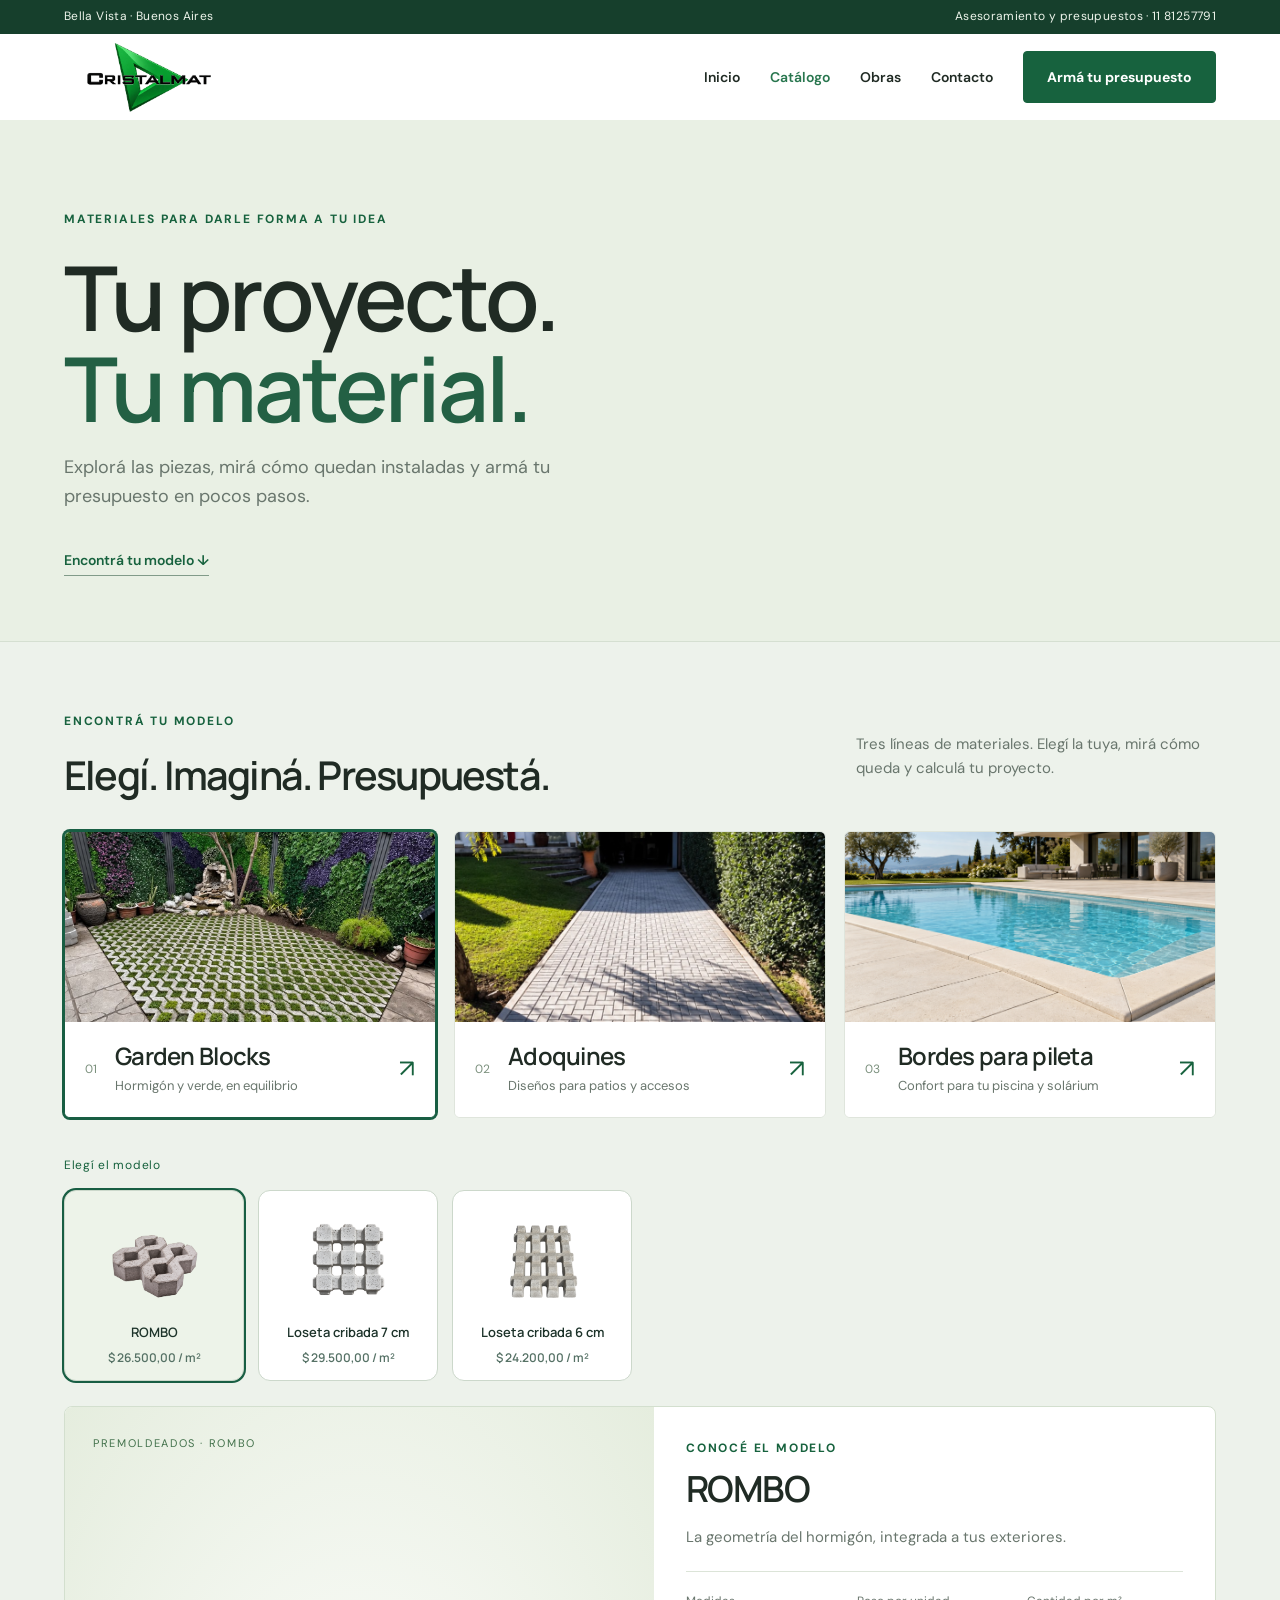
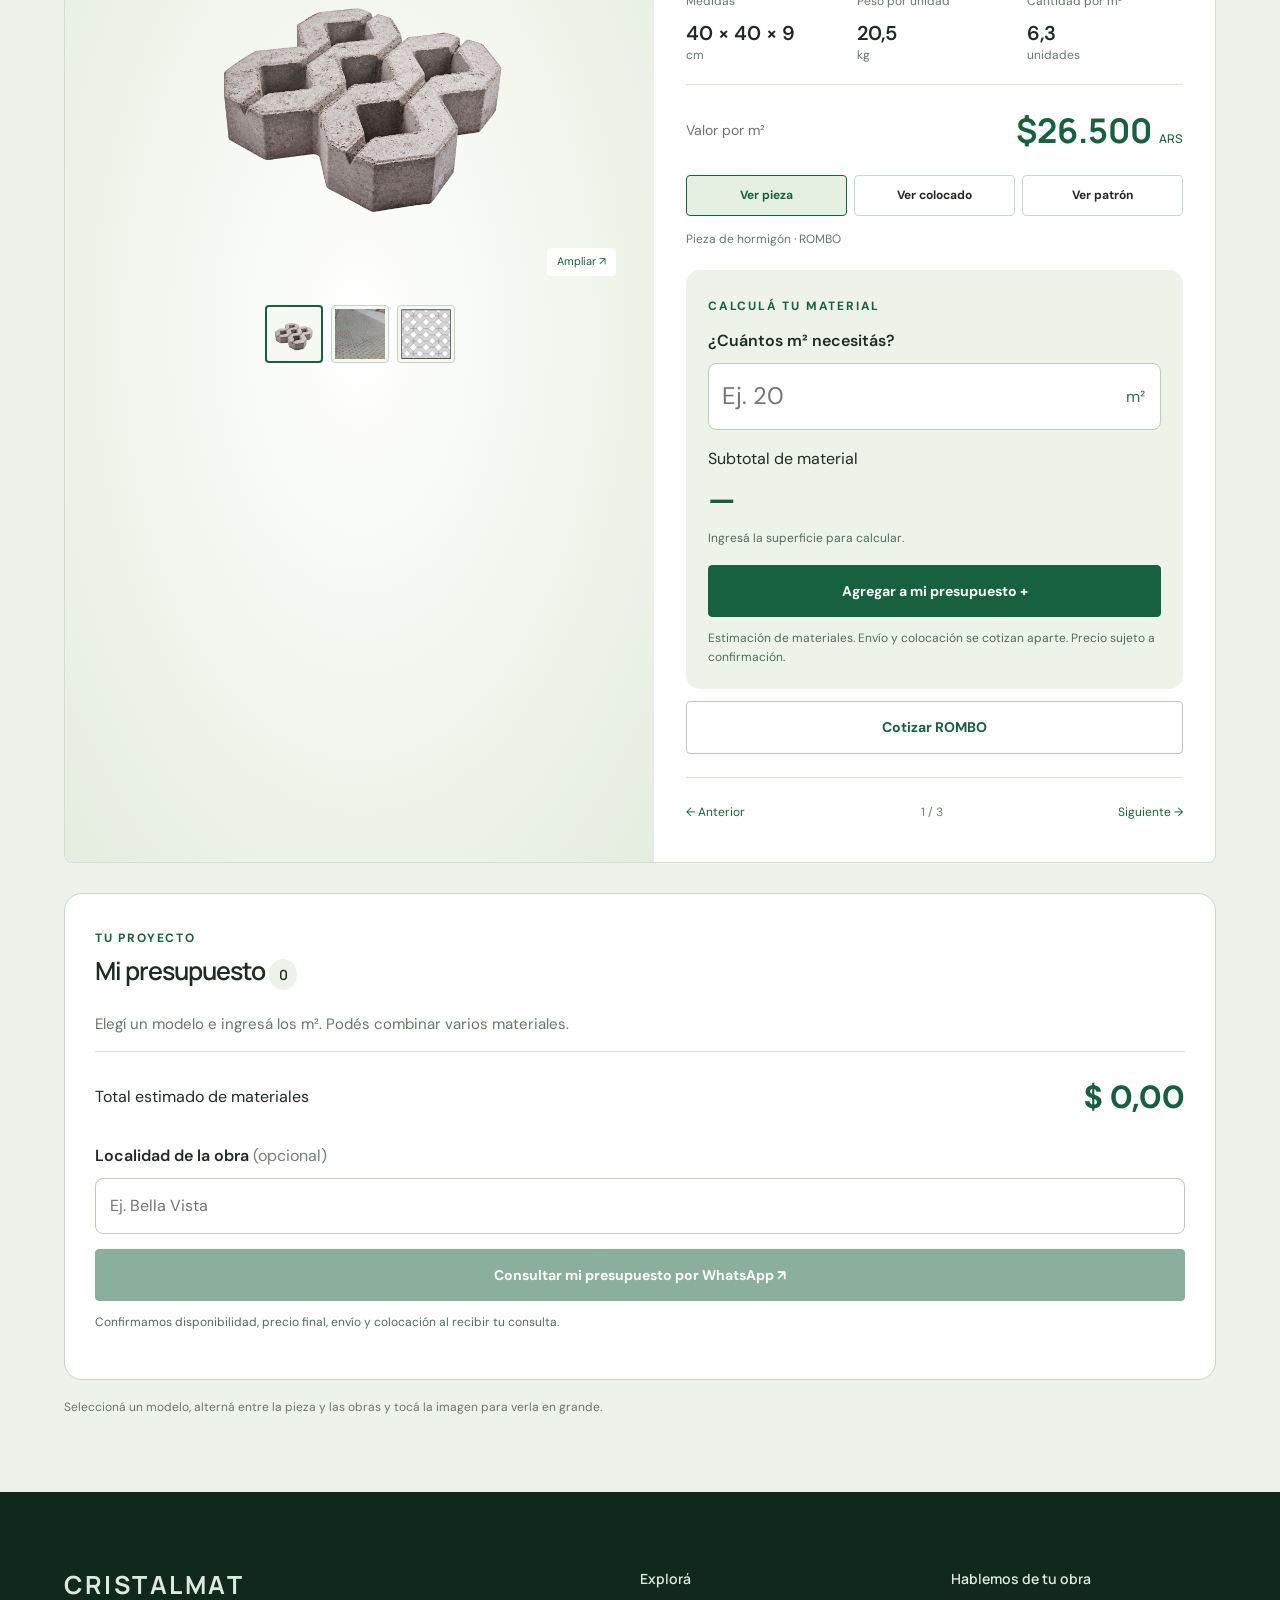
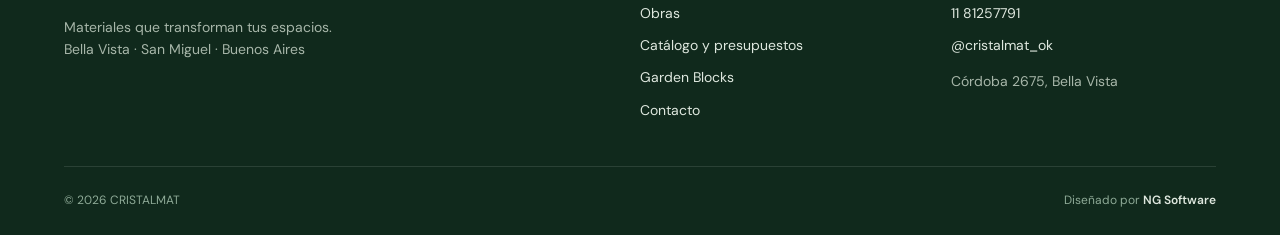
<file: catalogo.html>
<!DOCTYPE html><html lang="es-AR"><head><meta charset="UTF-8"><meta name="viewport" content="width=device-width, initial-scale=1"><title>Catálogo y presupuestador | CRISTALMAT</title><meta name="description" content="Explorá Garden Blocks, adoquines y bordes para pileta. Mirá modelos, obras y armá tu presupuesto de materiales."><meta name="theme-color" content="#174f39"><link rel="stylesheet" href="base.css"><link rel="stylesheet" href="design.css"><script src="app.js" defer></script></head><body class="cristalmat-design"><div class="topline"><div class="wrap"><span>Bella Vista · Buenos Aires</span><a href="https://wa.me/5491181257791">Asesoramiento y presupuestos · 11 81257791</a></div></div><header><a class="brand" href="index.html" aria-label="CRISTALMAT, inicio"><img src="assets/logo.png" alt="CRISTALMAT"></a><button class="menu-toggle" aria-expanded="false" aria-controls="menu">Menú</button><nav id="menu" aria-label="Principal"><a href="index.html">Inicio</a><a href="catalogo.html">Catálogo</a><a href="obras.html">Obras</a><a href="contacto.html">Contacto</a><a class="btn" href="catalogo.html#productos">Armá tu presupuesto</a></nav></header><main><section class="page-top catalog-top"><div class="wrap"><span class="eyebrow">MATERIALES PARA DARLE FORMA A TU IDEA</span><h1>Tu proyecto.<br><span>Tu material.</span></h1><p>Explorá las piezas, mirá cómo quedan instaladas y armá tu presupuesto en pocos pasos.</p><a class="text-link" href="#productos">Encontrá tu modelo ↓</a></div></section><section class="section catalog modelador" id="productos"><div class="wrap"><div class="heading-row"><div><div class="eyebrow">ENCONTRÁ TU MODELO</div><h2>Elegí. Imaginá. Presupuestá.</h2></div><p>Tres líneas de materiales. Elegí la tuya, mirá cómo queda y calculá tu proyecto.</p></div><div class="family-grid category-picker" role="group" aria-label="Líneas de materiales"><button class="family-card" type="button" data-category="garden" aria-pressed="true"><div class="family-image"><img src="assets/hero-mobile.png" alt="Garden Blocks" loading="lazy"></div><div class="family-caption"><span class="family-index">01</span><div><h3>Garden Blocks</h3><p>Hormigón y verde, en equilibrio</p></div><span class="family-plus" aria-hidden="true">↗</span></div></button><button class="family-card" type="button" data-category="adoquines" aria-pressed="false"><div class="family-image"><img src="assets/trabajo-nuevo-acceso.png" alt="Adoquines" loading="lazy"></div><div class="family-caption"><span class="family-index">02</span><div><h3>Adoquines</h3><p>Diseños para patios y accesos</p></div><span class="family-plus" aria-hidden="true">↗</span></div></button><button class="family-card" type="button" data-category="piscinas" aria-pressed="false"><div class="family-image"><img src="assets/servicio-pileta.png" alt="Bordes para pileta · Imagen ilustrativa" loading="lazy"></div><div class="family-caption"><span class="family-index">03</span><div><h3>Bordes para pileta</h3><p>Confort para tu piscina y solárium</p></div><span class="family-plus" aria-hidden="true">↗</span></div></button></div><div class="model-picker"><label for="model-select">Elegí el modelo</label><select id="model-select"><option value="0">ROMBO</option><option value="1">Cribada 7 cm</option><option value="2">Cribada 6 cm</option><option value="3">Holanda 8 cm</option><option value="4">Holanda 6 cm</option></select><div class="model-buttons" role="group" aria-label="Modelos disponibles"></div></div><div class="pool-consult" hidden><div><span class="eyebrow">BORDES PARA PILETA Y SOLÁRIUM</span><h3>El detalle que completa tu piscina.</h3><p>Consultanos por modelos, medidas y terminaciones atérmicas para tu proyecto.</p><a class="btn" href="https://wa.me/5491181257791?text=Hola%20CRISTALMAT%2C%20quiero%20consultar%20por%20bordes%20para%20pileta%20y%20solarium." target="_blank" rel="noopener">Consultar modelos y precios</a><small>Los modelos y precios de esta línea se cotizan con asesoramiento personalizado.</small></div><img src="assets/servicio-pileta.png" alt="Piscina con bordes atérmicos · Imagen ilustrativa"></div><article class="rombo-feature" id="modelo-rombo"><div class="rombo-visual"><span class="rombo-badge" id="model-badge">GARDEN BLOCK · ROMBO</span><button type="button" class="model-main-image" aria-label="Ampliar imagen del modelo ROMBO" aria-haspopup="dialog"><img class="rombo-cutout" id="model-image" src="assets/rombo-producto.png" alt="Modelo ROMBO" loading="lazy"><span class="zoom-hint">Ampliar ↗</span></button><div class="model-thumbs" role="group" aria-label="Imágenes del modelo"></div></div><div class="rombo-info"><div class="eyebrow">CONOCÉ EL MODELO</div><h3 id="model-name">ROMBO</h3><p class="rombo-intro" id="model-description">La geometría del hormigón, integrada a tus exteriores.</p><dl class="rombo-specs"><div><dt>Medidas</dt><dd><span id="model-measures">40 × 40 × 9</span><small>cm</small></dd></div><div><dt>Peso por unidad</dt><dd><span id="model-weight">20,5</span><small>kg</small></dd></div><div><dt>Cantidad por m²</dt><dd><span id="model-quantity">6,3</span><small>unidades</small></dd></div><div id="pallet-spec" hidden><dt>Unidades por pallet</dt><dd id="model-pallet"></dd></div></dl><p class="reinforcement" id="model-reinforcement" hidden>Refuerzo interior · Hierro de 4,2 mm</p><div class="rombo-price"><span>Valor por m²</span><strong><span id="model-price">$26.500</span> <small>ARS</small></strong></div><div class="rombo-views" role="group" aria-label="Vista del modelo"><button type="button" class="btn outline" data-model-view="piece" aria-pressed="true">Ver pieza</button><button type="button" class="btn outline" data-model-view="works" aria-pressed="false">Ver colocado</button><button type="button" class="btn outline" data-model-view="pattern" aria-pressed="false">Ver patrón</button></div><p class="model-view-caption" id="model-caption" aria-live="polite">Pieza de hormigón · ROMBO</p><form class="quote-calculator" id="quote-form"><span class="eyebrow">CALCULÁ TU MATERIAL</span><label for="quote-area">¿Cuántos m² necesitás?</label><div class="area-field"><input id="quote-area" type="number" min="0.01" max="100000" step="0.01" inputmode="decimal" placeholder="Ej. 20" required><span>m²</span></div><div class="quote-estimate" aria-live="polite"><span>Subtotal de material</span><strong id="quote-subtotal">—</strong><small id="quote-units">Ingresá la superficie para calcular.</small></div><button class="btn" type="submit">Agregar a mi presupuesto +</button><p class="quote-note">Estimación de materiales. Envío y colocación se cotizan aparte. Precio sujeto a confirmación.</p></form><a class="btn rombo-quote" id="model-quote" href="https://wa.me/5491181257791?text=Hola%2C%20quiero%20cotizar%20el%20modelo%20ROMBO." target="_blank" rel="noopener">Cotizar modelo ROMBO</a><div class="model-navigation"><button type="button" id="model-prev" aria-label="Modelo anterior">← Anterior</button><span id="model-counter">1 / 5</span><button type="button" id="model-next" aria-label="Modelo siguiente">Siguiente →</button></div></div></article><aside class="quote-summary" aria-label="Mi presupuesto"><div class="summary-heading"><div><span class="eyebrow">TU PROYECTO</span><h3>Mi presupuesto <span id="quote-count">0</span></h3></div><button type="button" class="text-link" id="quote-clear" hidden>Vaciar</button></div><div id="quote-items"><p class="quote-empty">Elegí un modelo e ingresá los m². Podés combinar varios materiales.</p></div><div class="summary-total"><span>Total estimado de materiales</span><strong id="quote-total">$0</strong></div><label for="quote-locality">Localidad de la obra <span>(opcional)</span></label><input id="quote-locality" type="text" maxlength="100" autocomplete="address-level2" placeholder="Ej. Bella Vista"><a class="btn quote-send" id="quote-send" aria-disabled="true">Consultar mi presupuesto por WhatsApp ↗</a><p class="quote-note">Confirmamos disponibilidad, precio final, envío y colocación al recibir tu consulta.</p><p id="quote-status" role="status"></p></aside><p class="model-guide">Seleccioná un modelo, alterná entre la pieza y las obras y tocá la imagen para verla en grande.</p></div></section></main><footer><div class="wrap"><div class="footer-grid"><div><a class="footer-brand" href="index.html">CRISTALMAT</a><p>Materiales que transforman tus espacios.<br>Bella Vista · San Miguel · Buenos Aires</p></div><div><h3>Explorá</h3><a href="obras.html">Obras</a><a href="catalogo.html">Catálogo y presupuestos</a><a href="catalogo.html#productos">Garden Blocks</a><a href="contacto.html">Contacto</a></div><div><h3>Hablemos de tu obra</h3><a href="https://wa.me/5491181257791">11 81257791</a><a href="https://www.instagram.com/cristalmat_ok/" target="_blank" rel="noopener">@cristalmat_ok</a><p>Córdoba 2675, Bella Vista</p></div></div><div class="copyright"><span>© 2026 CRISTALMAT</span><span>Diseñado por <strong>NG Software</strong></span></div></div></footer></body></html>
</file>
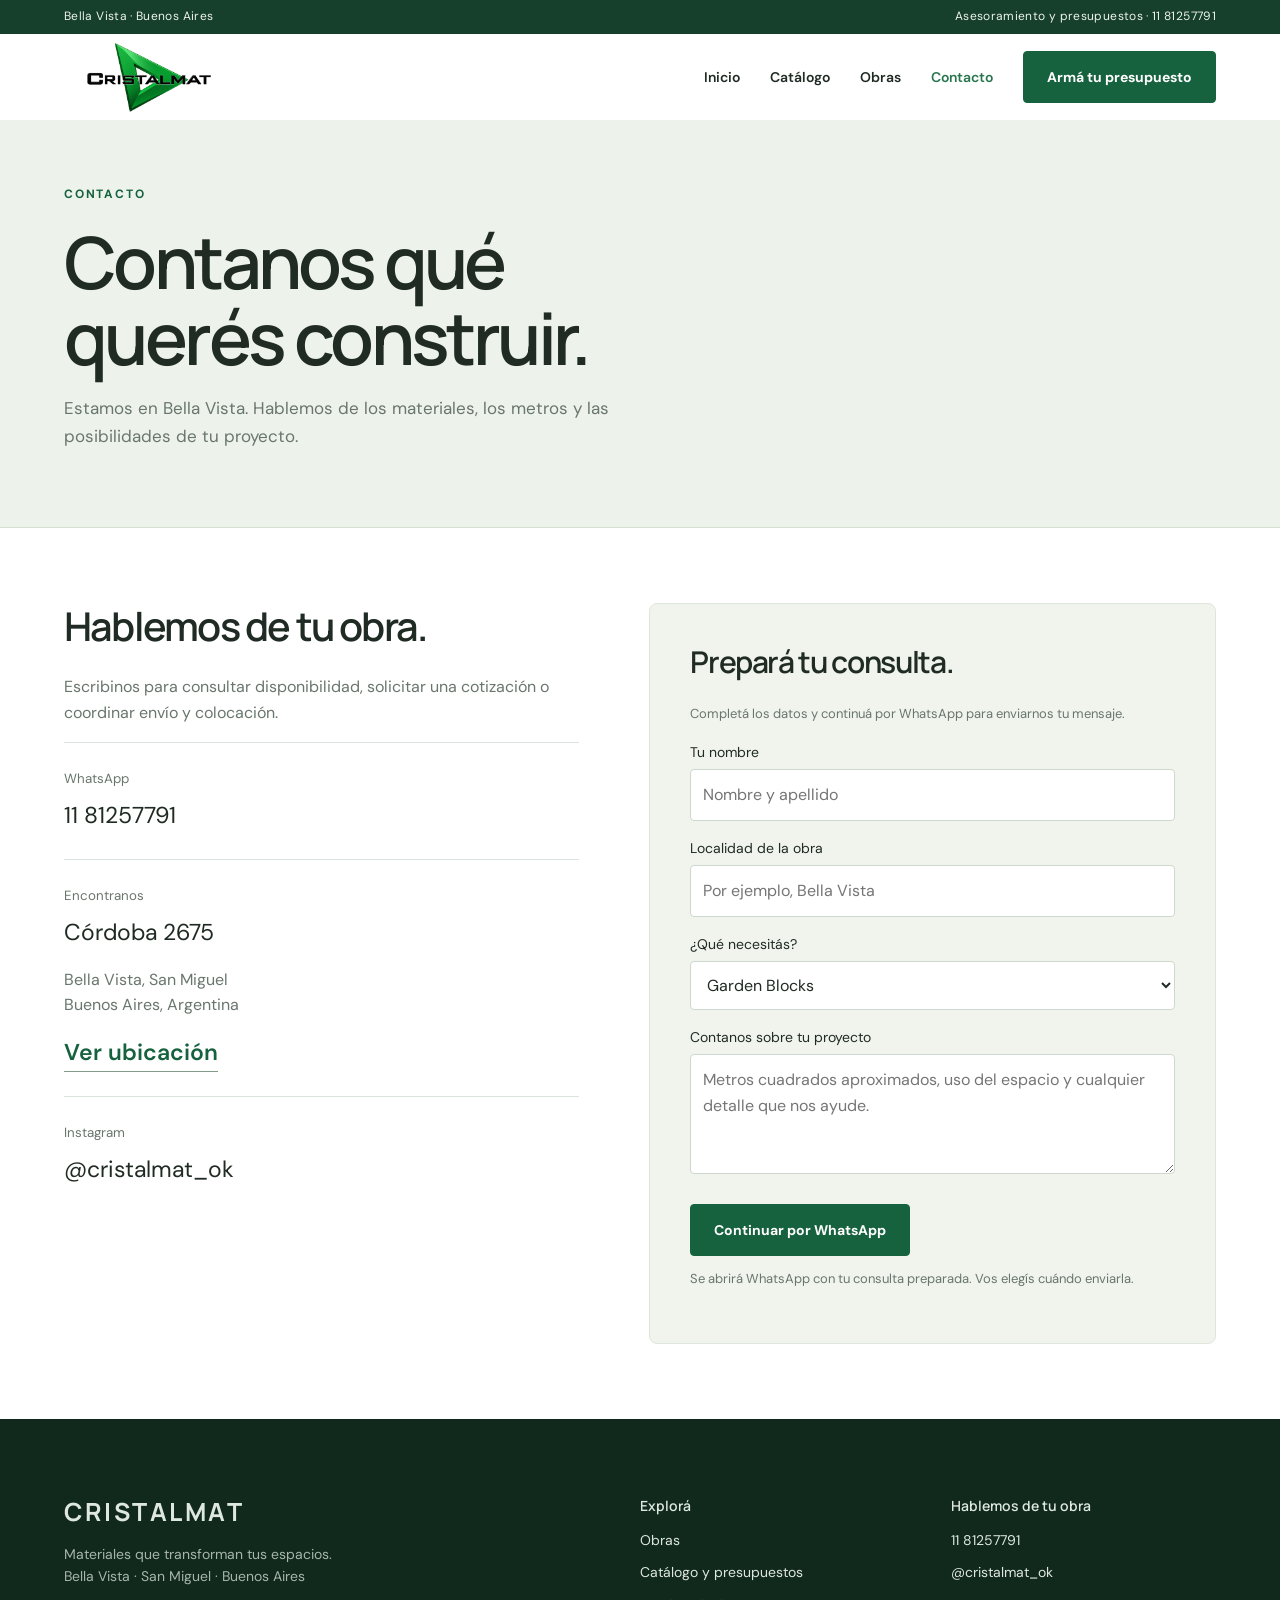
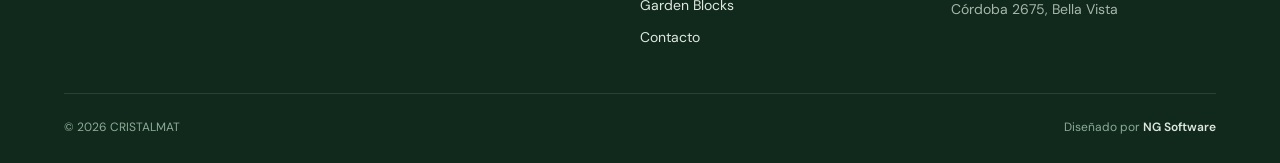
<file: contacto.html>
<!DOCTYPE html><html lang="es-AR"><head><meta charset="UTF-8"><meta name="viewport" content="width=device-width, initial-scale=1"><title>Contacto | CRISTALMAT</title><meta name="description" content="Garden Blocks, adoquines, losetas y premoldeados atérmicos. Asesoramiento, envíos y colocación en Bella Vista, San Miguel."><meta name="theme-color" content="#174f39"><link rel="stylesheet" href="base.css"><link rel="stylesheet" href="design.css"><script src="app.js" defer></script></head><body class="cristalmat-design"><div class="topline"><div class="wrap"><span>Bella Vista · Buenos Aires</span><a href="https://wa.me/5491181257791">Asesoramiento y presupuestos · 11 81257791</a></div></div><header><a class="brand" href="index.html" aria-label="CRISTALMAT, inicio"><img src="assets/logo.png" alt="CRISTALMAT"></a><button class="menu-toggle" aria-expanded="false" aria-controls="menu">Menú</button><nav id="menu" aria-label="Principal"><a href="index.html">Inicio</a><a href="catalogo.html">Catálogo</a><a href="obras.html">Obras</a><a href="contacto.html">Contacto</a><a class="btn" href="catalogo.html#productos">Armá tu presupuesto</a></nav></header><main><section class="page-top"><div class="wrap"><div class="eyebrow">Contacto</div><h1>Contanos qué<br>querés construir.</h1><p>Estamos en Bella Vista. Hablemos de los materiales, los metros y las posibilidades de tu proyecto.</p></div></section><section class="section"><div class="wrap contact-grid"><div><h2>Hablemos de tu obra.</h2><p>Escribinos para consultar disponibilidad, solicitar una cotización o coordinar envío y colocación.</p><div class="contact-item"><small>WhatsApp</small><a href="https://wa.me/5491181257791" target="_blank" rel="noopener">11 81257791</a></div><div class="contact-item"><small>Encontranos</small><a href="https://www.google.com/maps/search/?api=1&query=Cordoba+2675+Bella+Vista+Buenos+Aires" target="_blank" rel="noopener">Córdoba 2675</a><p>Bella Vista, San Miguel<br>Buenos Aires, Argentina</p><a class="text-link" href="https://www.google.com/maps/search/?api=1&query=Cordoba+2675+Bella+Vista+Buenos+Aires" target="_blank" rel="noopener">Ver ubicación</a></div><div class="contact-item"><small>Instagram</small><a href="https://www.instagram.com/cristalmat_ok/" target="_blank" rel="noopener">@cristalmat_ok</a></div></div><form class="form" id="consulta"><h2>Prepará tu consulta.</h2><p>Completá los datos y continuá por WhatsApp para enviarnos tu mensaje.</p><label for="nombre">Tu nombre</label><input id="nombre" name="nombre" autocomplete="name" required placeholder="Nombre y apellido"><label for="localidad">Localidad de la obra</label><input id="localidad" name="localidad" required placeholder="Por ejemplo, Bella Vista"><label for="servicio">¿Qué necesitás?</label><select id="servicio" name="servicio"><option>Garden Blocks</option><option>Adoquines</option><option>Colocación</option><option>Premoldeados atérmicos</option><option>Asesoramiento</option></select><label for="mensaje">Contanos sobre tu proyecto</label><textarea id="mensaje" name="mensaje" required placeholder="Metros cuadrados aproximados, uso del espacio y cualquier detalle que nos ayude."></textarea><button class="btn" type="submit">Continuar por WhatsApp</button><p>Se abrirá WhatsApp con tu consulta preparada. Vos elegís cuándo enviarla.</p></form></div></section></main><footer><div class="wrap"><div class="footer-grid"><div><a class="footer-brand" href="index.html">CRISTALMAT</a><p>Materiales que transforman tus espacios.<br>Bella Vista · San Miguel · Buenos Aires</p></div><div><h3>Explorá</h3><a href="obras.html">Obras</a><a href="catalogo.html">Catálogo y presupuestos</a><a href="catalogo.html#productos">Garden Blocks</a><a href="contacto.html">Contacto</a></div><div><h3>Hablemos de tu obra</h3><a href="https://wa.me/5491181257791">11 81257791</a><a href="https://www.instagram.com/cristalmat_ok/" target="_blank" rel="noopener">@cristalmat_ok</a><p>Córdoba 2675, Bella Vista</p></div></div><div class="copyright"><span>© 2026 CRISTALMAT</span><span>Diseñado por <strong>NG Software</strong></span></div></div></footer></body></html>
</file>
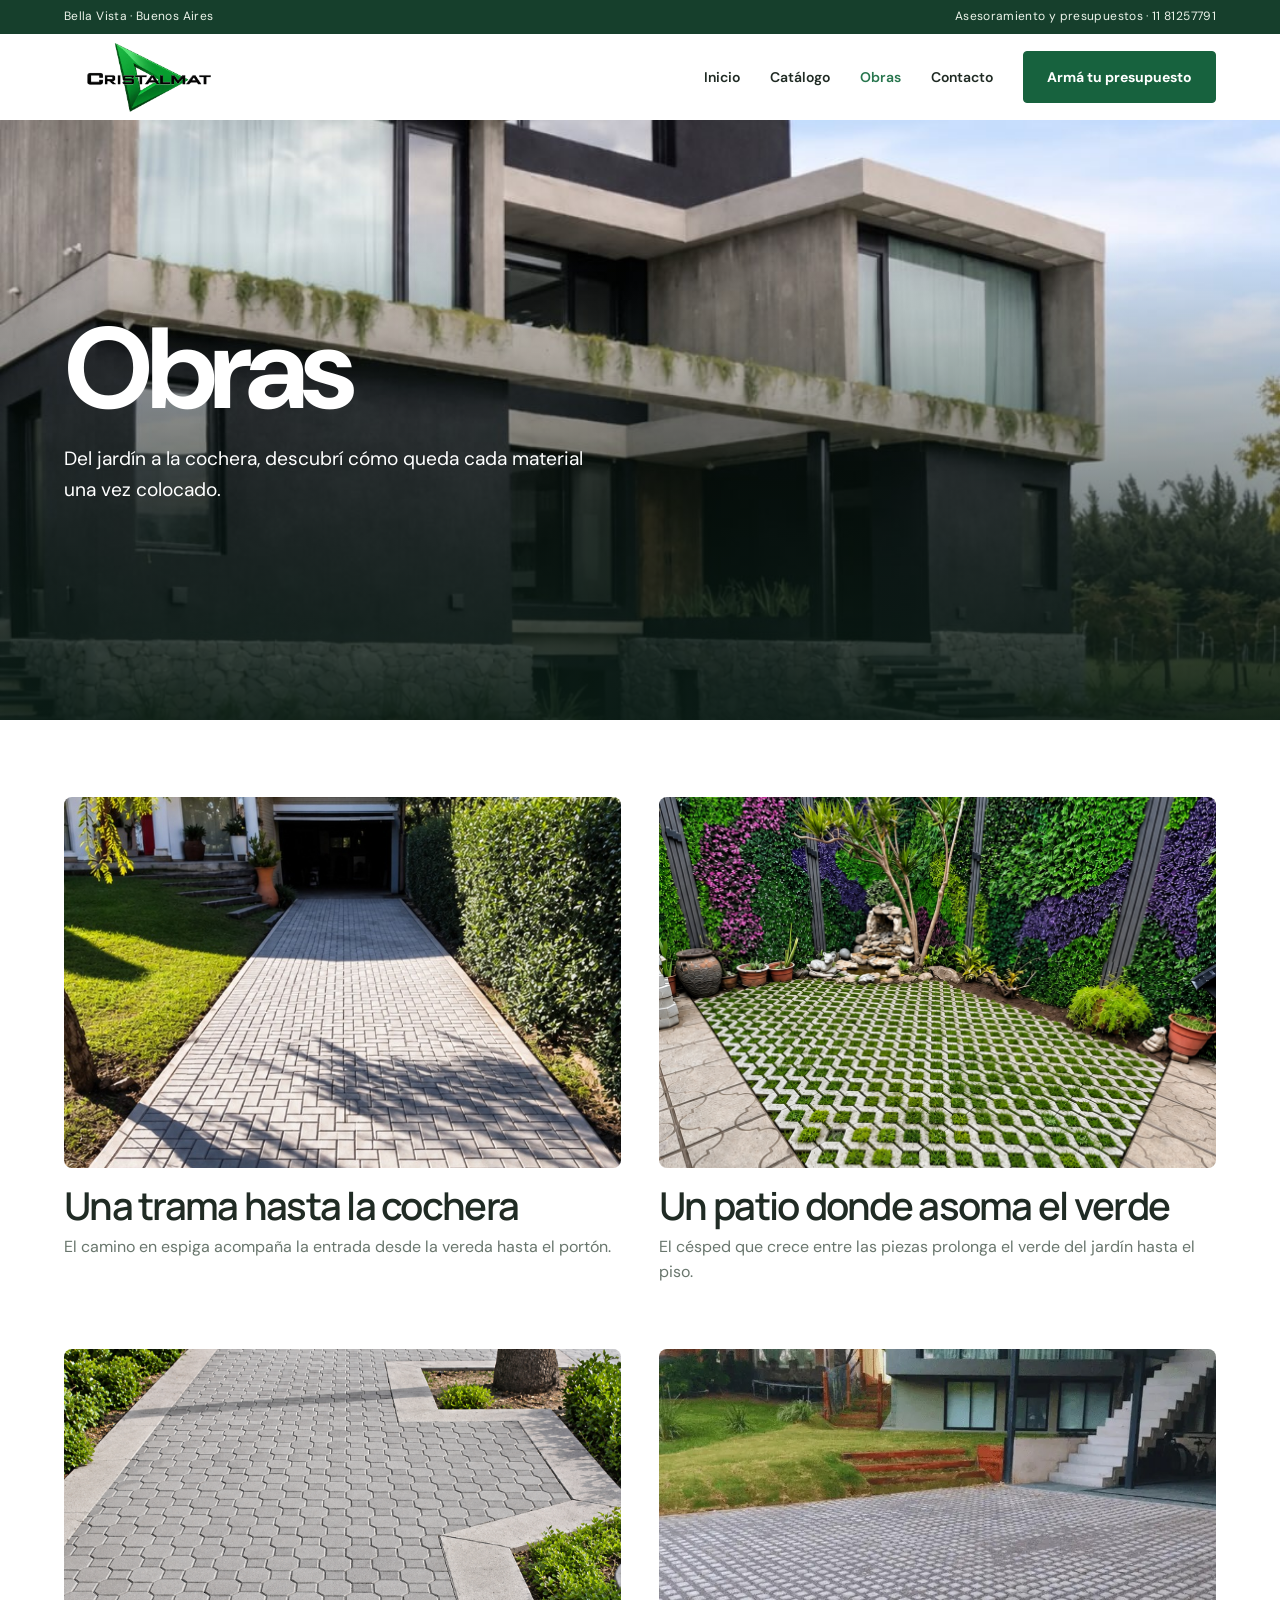
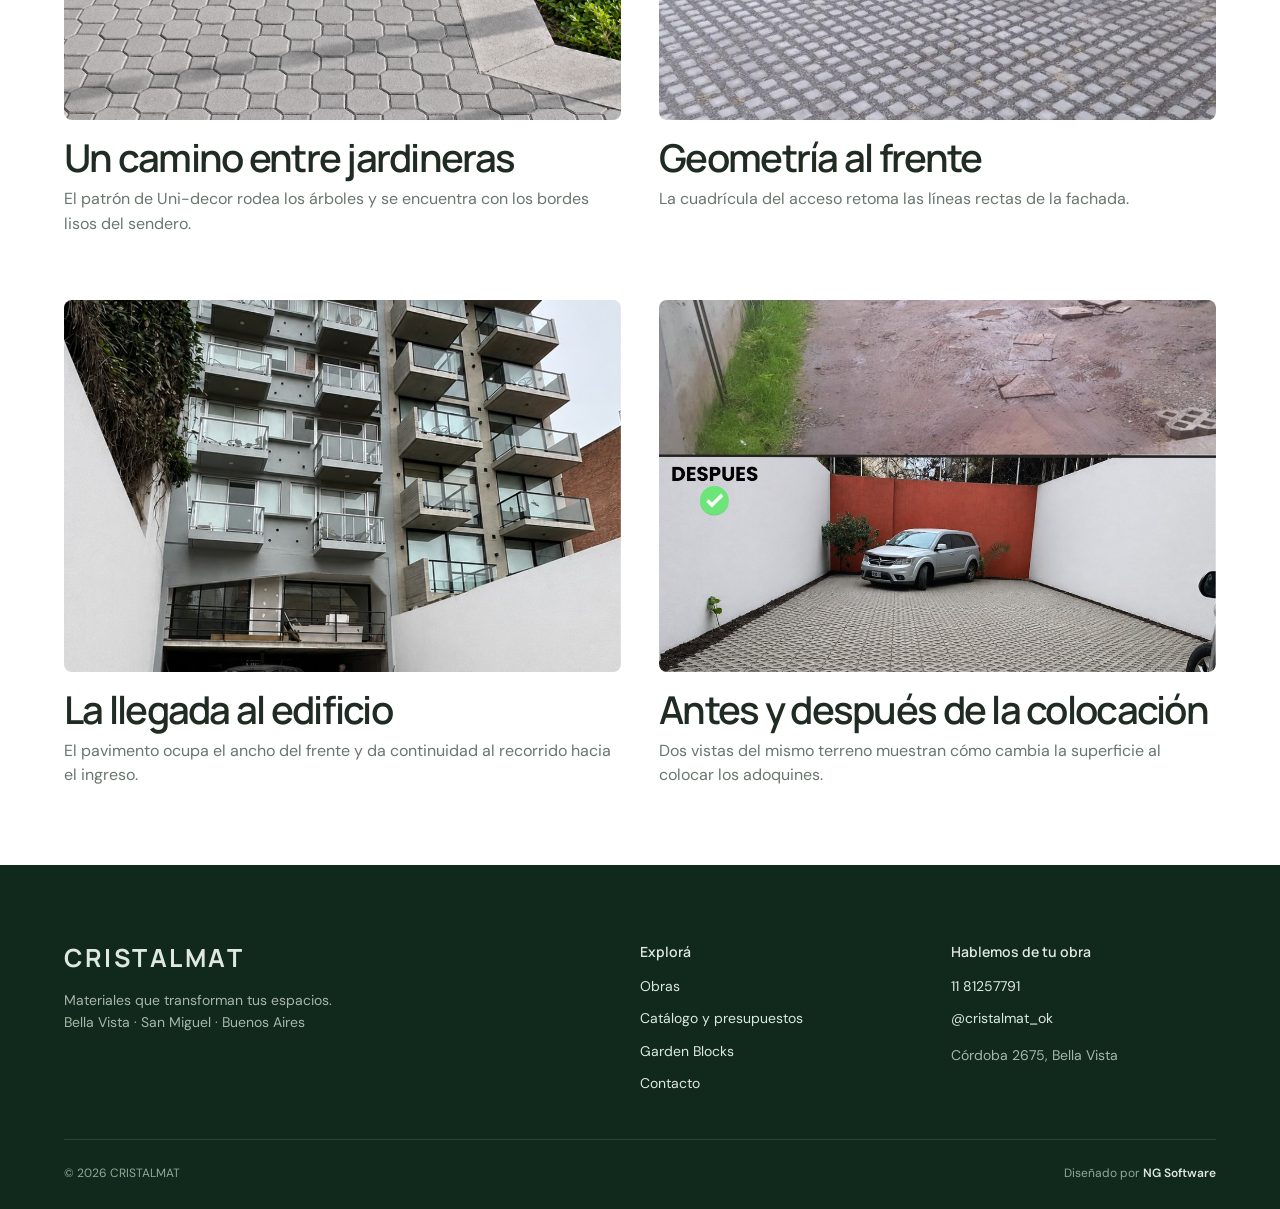
<file: obras.html>
<!DOCTYPE html><html lang="es-AR"><head><meta charset="UTF-8"><meta name="viewport" content="width=device-width, initial-scale=1"><title>Obras | CRISTALMAT</title><meta name="description" content="Recorré accesos, patios y senderos con Garden Blocks, adoquines y losetas en la galería de obras de Cristalmat."><meta name="theme-color" content="#174f39"><link rel="stylesheet" href="base.css"><link rel="stylesheet" href="design.css"><script src="app.js" defer></script></head><body class="cristalmat-design"><div class="topline"><div class="wrap"><span>Bella Vista · Buenos Aires</span><a href="https://wa.me/5491181257791">Asesoramiento y presupuestos · 11 81257791</a></div></div><header><a class="brand" href="index.html" aria-label="CRISTALMAT, inicio"><img src="assets/logo.png" alt="CRISTALMAT"></a><button class="menu-toggle" aria-expanded="false" aria-controls="menu">Menú</button><nav id="menu" aria-label="Principal"><a href="index.html">Inicio</a><a href="catalogo.html">Catálogo</a><a href="obras.html">Obras</a><a href="contacto.html">Contacto</a><a class="btn" href="catalogo.html#productos">Armá tu presupuesto</a></nav></header><main><section class="obra-hero"><img src="assets/casa.png" alt="Acceso con Garden Blocks frente a una vivienda" fetchpriority="high"><div class="wrap"><h1>Obras</h1><p>Del jardín a la cochera, descubrí cómo queda cada material una vez colocado.</p></div></section><div class="wrap obra-grid"><figure class="obra-card"><button type="button" class="obra-image" data-photo-src="assets/trabajo-nuevo-acceso.png" data-photo-caption="Una trama hasta la cochera" aria-label="Ampliar: Una trama hasta la cochera" aria-haspopup="dialog"><img src="assets/trabajo-nuevo-acceso.png" alt="Una trama hasta la cochera" loading="lazy"></button><figcaption><h2>Una trama hasta la cochera</h2><p>El camino en espiga acompaña la entrada desde la vereda hasta el portón.</p></figcaption></figure>
<figure class="obra-card"><button type="button" class="obra-image" data-photo-src="assets/jardin.png" data-photo-caption="Un patio donde asoma el verde" aria-label="Ampliar: Un patio donde asoma el verde" aria-haspopup="dialog"><img src="assets/jardin.png" alt="Un patio donde asoma el verde" loading="lazy"></button><figcaption><h2>Un patio donde asoma el verde</h2><p>El césped que crece entre las piezas prolonga el verde del jardín hasta el piso.</p></figcaption></figure>
<figure class="obra-card"><button type="button" class="obra-image" data-photo-src="assets/Pavimento Gris Hormigón con Jardineras.png" data-photo-caption="Un camino entre jardineras" aria-label="Ampliar: Un camino entre jardineras" aria-haspopup="dialog"><img src="assets/Pavimento Gris Hormigón con Jardineras.png" alt="Un camino entre jardineras" loading="lazy"></button><figcaption><h2>Un camino entre jardineras</h2><p>El patrón de Uni-decor rodea los árboles y se encuentra con los bordes lisos del sendero.</p></figcaption></figure>
<figure class="obra-card"><button type="button" class="obra-image" data-photo-src="assets/trabajo-nuevo-casa.png" data-photo-caption="Geometría al frente" aria-label="Ampliar: Geometría al frente" aria-haspopup="dialog"><img src="assets/trabajo-nuevo-casa.png" alt="Geometría al frente" loading="lazy"></button><figcaption><h2>Geometría al frente</h2><p>La cuadrícula del acceso retoma las líneas rectas de la fachada.</p></figcaption></figure>
<figure class="obra-card"><button type="button" class="obra-image" data-photo-src="assets/edificio.png" data-photo-caption="La llegada al edificio" aria-label="Ampliar: La llegada al edificio" aria-haspopup="dialog"><img src="assets/edificio.png" alt="La llegada al edificio" loading="lazy"></button><figcaption><h2>La llegada al edificio</h2><p>El pavimento ocupa el ancho del frente y da continuidad al recorrido hacia el ingreso.</p></figcaption></figure>
<figure class="obra-card"><button type="button" class="obra-image" data-photo-src="assets/trabajo-17.png" data-photo-caption="Antes y después de la colocación" aria-label="Ampliar: Antes y después de la colocación" aria-haspopup="dialog"><img src="assets/trabajo-17.png" alt="Antes y después de la colocación" loading="lazy"></button><figcaption><h2>Antes y después de la colocación</h2><p>Dos vistas del mismo terreno muestran cómo cambia la superficie al colocar los adoquines.</p></figcaption></figure></div></main><footer><div class="wrap"><div class="footer-grid"><div><a class="footer-brand" href="index.html">CRISTALMAT</a><p>Materiales que transforman tus espacios.<br>Bella Vista · San Miguel · Buenos Aires</p></div><div><h3>Explorá</h3><a href="obras.html">Obras</a><a href="catalogo.html">Catálogo y presupuestos</a><a href="catalogo.html#productos">Garden Blocks</a><a href="contacto.html">Contacto</a></div><div><h3>Hablemos de tu obra</h3><a href="https://wa.me/5491181257791">11 81257791</a><a href="https://www.instagram.com/cristalmat_ok/" target="_blank" rel="noopener">@cristalmat_ok</a><p>Córdoba 2675, Bella Vista</p></div></div><div class="copyright"><span>© 2026 CRISTALMAT</span><span>Diseñado por <strong>NG Software</strong></span></div></div></footer></body></html>
</file>
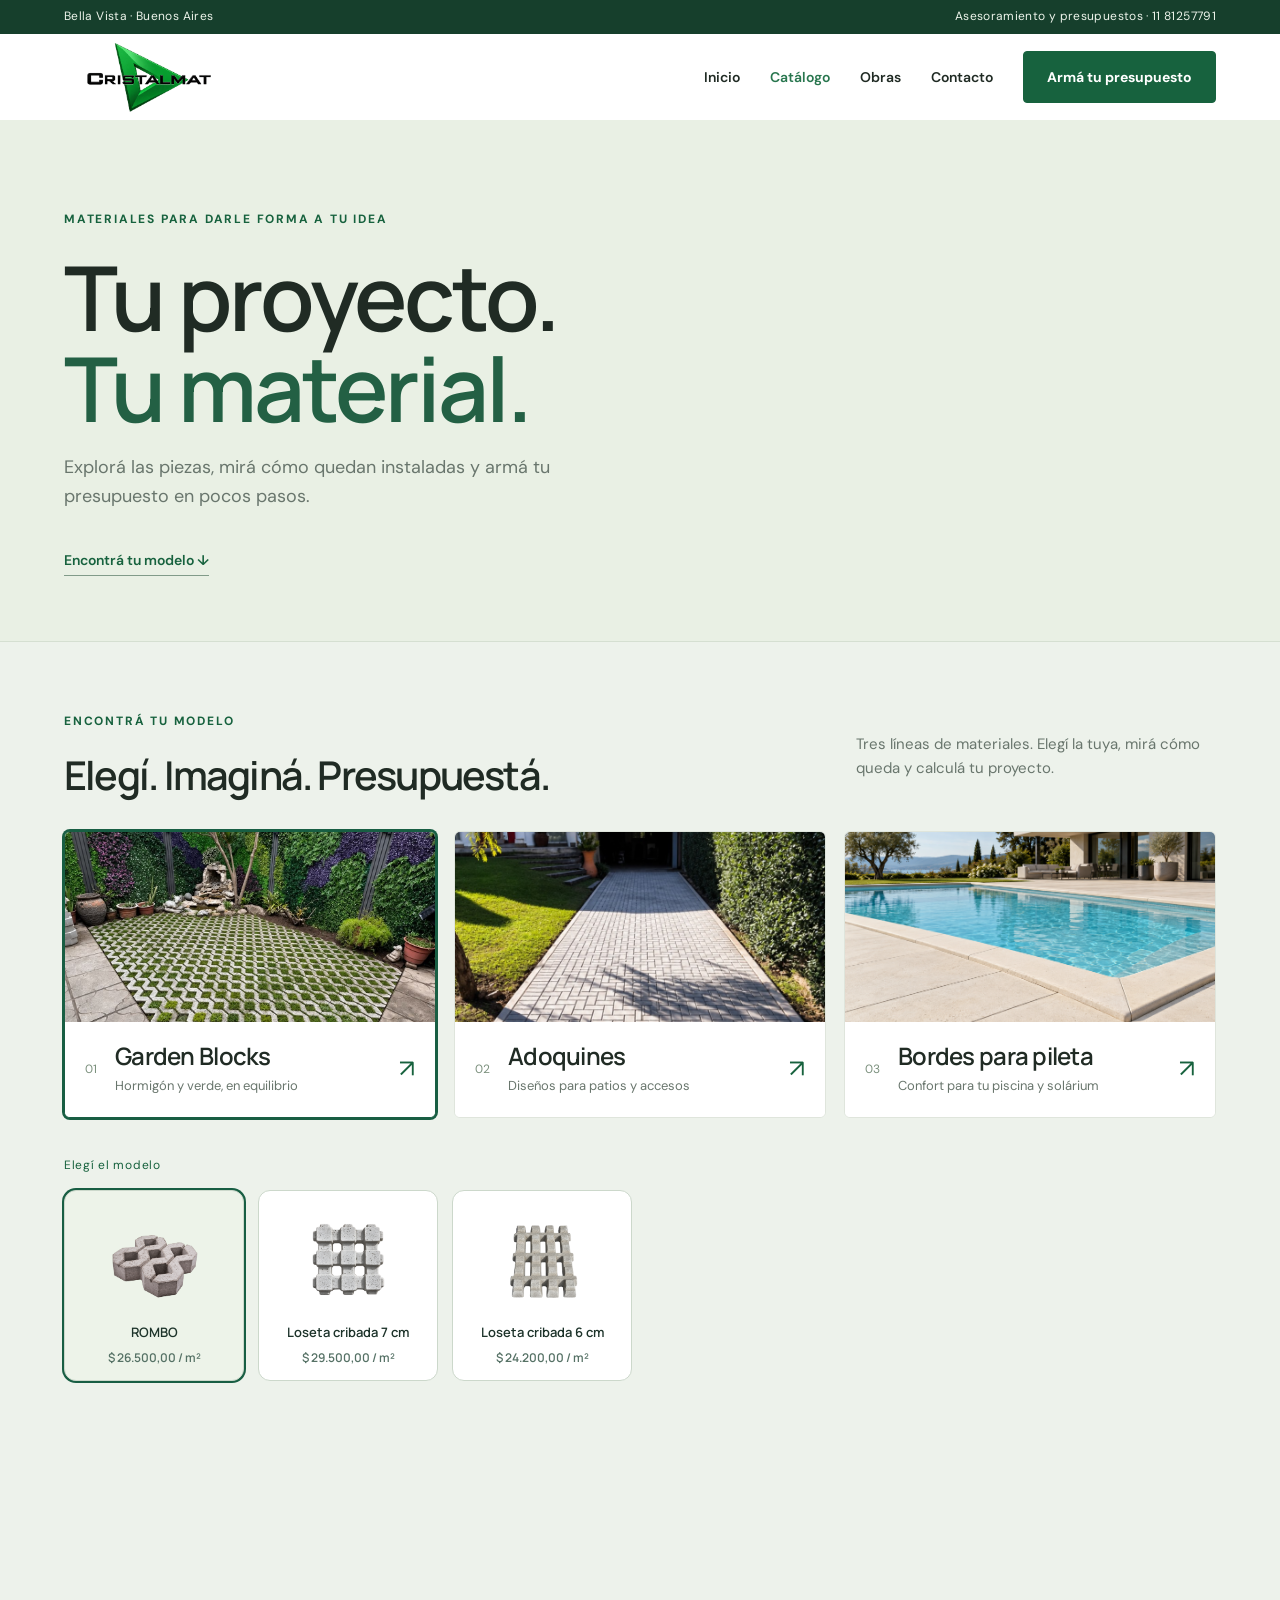
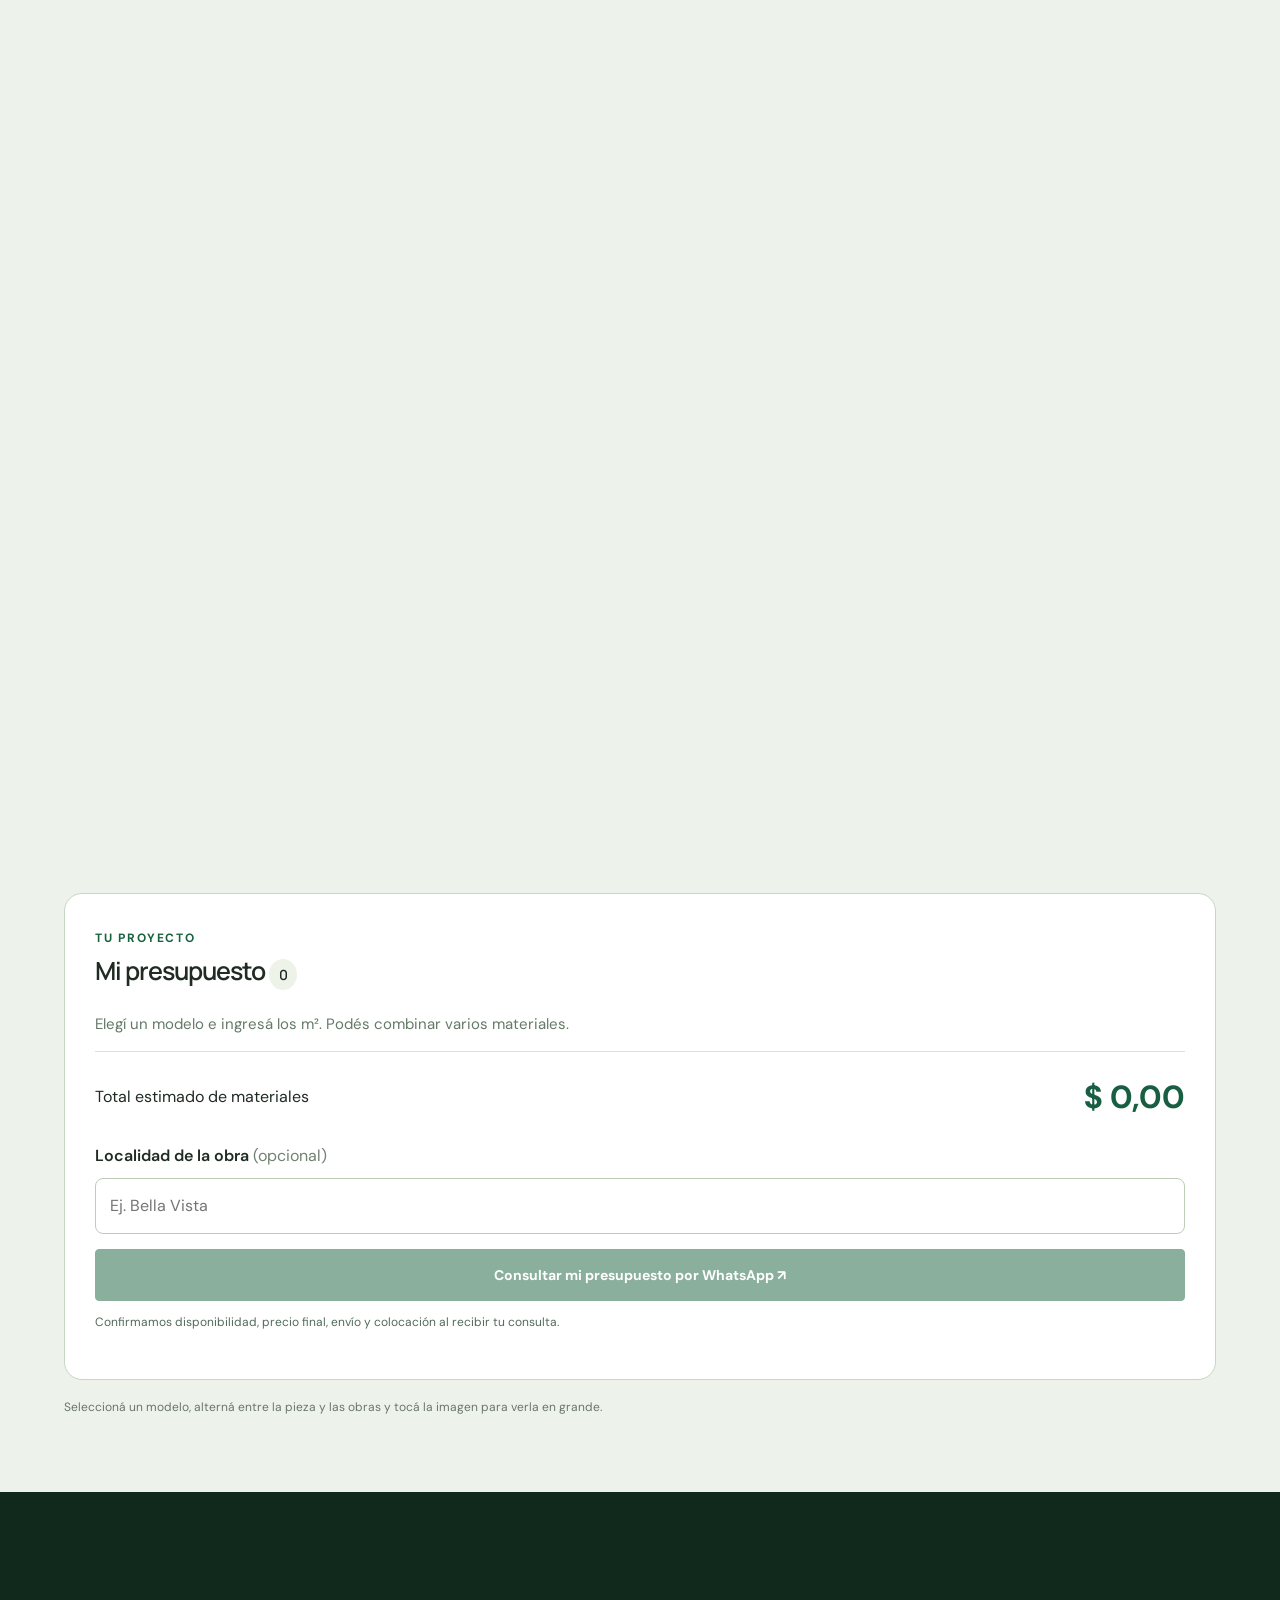
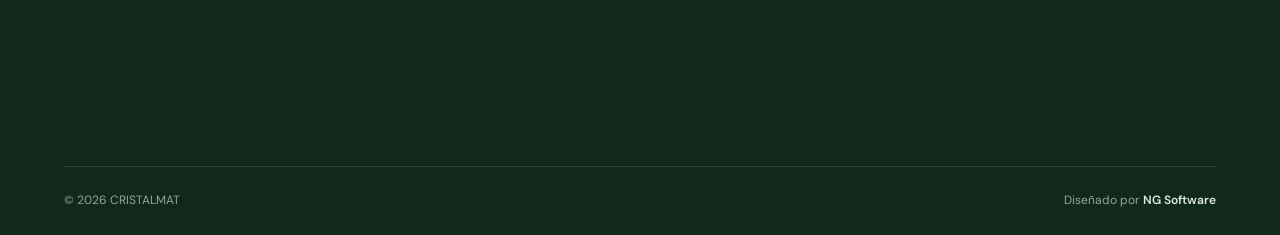
<file: servicios.html>
<!doctype html><html lang="es"><head><meta charset="utf-8"><meta http-equiv="refresh" content="0;url=catalogo.html"><title>Catálogo | CRISTALMAT</title></head><body><a href="catalogo.html">Ir al catálogo de CRISTALMAT</a></body></html>
</file>
<file: base.css>
@import url('https://fonts.googleapis.com/css2?family=DM+Sans:wght@400;500;600;700&family=Manrope:wght@400;500;600;700;800&display=swap');
:root{--green:#174f39;--ink:#18241e;--muted:#647168;--paper:#f4f6f3}*{box-sizing:border-box}html{scroll-behavior:smooth}body{margin:0;color:var(--ink);background:white;font-family:'DM Sans',sans-serif;font-size:16px;line-height:1.6}a{color:inherit;text-decoration:none}button,input,select,textarea{font:inherit}img{max-width:100%;display:block}header{height:90px;display:flex;align-items:center;justify-content:space-between;padding:0 5%;background:white;position:relative;z-index:10;border-bottom:1px solid #e6eae5}.brand{width:160px}.brand img{height:65px;width:100%;object-fit:contain}nav{display:flex;gap:34px;align-items:center}nav a{font-size:14px;font-weight:600}nav a.active{color:#28764e}.btn{display:inline-flex;align-items:center;justify-content:center;padding:14px 24px;background:var(--green);color:white;font-size:14px;font-weight:600;border:1px solid var(--green);cursor:pointer;transition:.2s}.btn:hover{background:#2e7751}.btn.light{background:white;color:var(--ink);border-color:white}.btn.outline{background:transparent;border-color:#ccd4ce;color:var(--ink)}.hero{height:calc(100svh - 90px);min-height:650px;max-height:960px;position:relative;display:flex;align-items:center;justify-content:center;text-align:center;overflow:hidden;background:#25352d}.hero-bg{position:absolute;inset:0;background:url('assets/casa.png') center 57%/cover;transform:scale(1.04)}.hero:after{content:'';position:absolute;inset:0;background:linear-gradient(180deg,#0b20182b,#0b201880)}.hero-inner{z-index:1;position:relative;color:white;width:90%;max-width:900px}.eyebrow{font-size:12px;letter-spacing:.18em;text-transform:uppercase;font-weight:700;margin-bottom:20px}.hero-logo{width:440px;max-width:75%;margin:0 auto 28px;filter:drop-shadow(0 4px 16px #ffffffb0);background:#ffffffdf;padding:20px 28px;border-radius:2px}.hero h1{font-family:Manrope,sans-serif;font-size:clamp(38px,4.6vw,68px);font-weight:500;letter-spacing:-.045em;line-height:1.12;margin:0 0 22px}.hero p{font-size:18px;max-width:600px;margin:0 auto 30px;color:#e6eee7}.actions{display:flex;gap:12px;justify-content:center;flex-wrap:wrap}.hero-foot{position:absolute;bottom:28px;left:5%;right:5%;display:flex;justify-content:space-between;color:white;z-index:2;font-size:12px;letter-spacing:.12em;text-transform:uppercase}.wrap{width:90%;max-width:1320px;margin:auto}.section{padding:110px 0}.split{display:grid;grid-template-columns:1fr 1fr;gap:80px;align-items:center}h2,h3{font-family:Manrope,sans-serif;line-height:1.2;letter-spacing:-.04em}h2{font-size:clamp(32px,3.5vw,52px);font-weight:500;margin:0 0 24px}h3{font-size:24px;font-weight:600}p{color:var(--muted)}.section .eyebrow{color:var(--green)}.intro-photo{height:530px;object-fit:cover;width:100%}.line-list{margin:34px 0}.line-list div{padding:15px 0;border-top:1px solid #dce3dd;display:flex;gap:22px}.line-list span{color:#338355;font-size:13px}.line-list strong{font-weight:500}.heading-row{display:flex;justify-content:space-between;gap:30px;align-items:end;margin-bottom:50px}.heading-row h2{margin:0}.heading-row p{max-width:370px;margin:0}.catalog{background:var(--paper)}.product-grid{display:grid;grid-template-columns:repeat(4,1fr);gap:20px}.product{background:#fff;padding:22px}.product-image{height:240px;display:flex;align-items:center;justify-content:center;background:#f0f3ee}.product-image img{width:100%;height:100%;object-fit:contain;padding:15px}.product .num{font-size:12px;color:#78877b;margin-top:25px;letter-spacing:.12em}.product h3{font-size:20px;margin:8px 0}.product p{font-size:14px;margin:0 0 18px}.text-link{font-size:14px;border-bottom:1px solid #819b89;padding-bottom:4px;color:var(--green)}.note{font-size:13px;margin-top:24px}.parallax{height:590px;display:flex;align-items:center;background:linear-gradient(#09241c6b,#09241c80),url('assets/jardin.png') center 55%/cover fixed;color:white}.parallax h2{font-size:clamp(40px,5vw,72px);max-width:800px}.parallax p{color:#e3ece4;max-width:520px;font-size:18px}.gallery{display:grid;grid-template-columns:1.25fr 1fr;gap:24px}.gallery figure{margin:0}.gallery img{width:100%;height:500px;object-fit:cover}.gallery figcaption{padding-top:18px;font-size:14px;display:flex;justify-content:space-between}.gallery figcaption span{color:var(--muted)}.cta{padding:75px 0;background:var(--green);color:white}.cta .wrap{display:flex;justify-content:space-between;align-items:center;gap:30px}.cta h2{max-width:650px;margin:0;font-size:40px}footer{background:#10241b;color:#dfe8df;padding:65px 0 25px}.footer-grid{display:grid;grid-template-columns:2fr 1fr 1fr;gap:60px}.footer-brand{font:700 27px Manrope;letter-spacing:.1em}footer p{color:#a7b6a9;font-size:14px}footer h3{font-size:14px;letter-spacing:0}footer a{display:block;font-size:14px;margin:10px 0}.copyright{border-top:1px solid #ffffff1c;padding-top:24px;margin-top:45px;font-size:12px;color:#8eaa97;display:flex;justify-content:space-between}.page-top{background:var(--paper);padding:80px 0}.page-top h1{font-family:Manrope;font-size:clamp(42px,6vw,78px);line-height:1.1;letter-spacing:-.05em;font-weight:500;margin:20px 0}.page-top p{max-width:650px;font-size:18px}.service{display:grid;grid-template-columns:80px 1fr 1fr;gap:35px;padding:50px 0;border-bottom:1px solid #dce3dd}.service-number{color:#397c51}.service h2{font-size:32px}.service p{margin-top:0}.chips{display:flex;gap:8px;flex-wrap:wrap}.chips span{border:1px solid #dbe4dc;padding:6px 12px;font-size:13px}.contact-grid{display:grid;grid-template-columns:1fr 1.1fr;gap:80px}.contact-item{border-top:1px solid #dce3dd;padding:25px 0}.contact-item small{color:var(--muted);display:block;margin-bottom:8px}.contact-item a{font-size:22px}.form{background:var(--paper);padding:40px}.form h2{font-size:30px}.form label{display:block;font-size:14px;margin:16px 0 6px}.form input,.form select,.form textarea{background:white;width:100%;padding:12px;border:1px solid #cdd8ce;border-radius:0;color:var(--ink)}.form textarea{min-height:120px;resize:vertical}.form .btn{margin-top:22px}.form p{font-size:13px}.faq{margin-top:60px}details{border-top:1px solid #dce3dd;padding:20px 0}summary{cursor:pointer;font-weight:500}.menu-toggle{display:none}a:focus-visible,button:focus-visible,summary:focus-visible{outline:3px solid #64bc79;outline-offset:5px}@media(max-width:850px){header{height:76px}.brand{width:130px}.menu-toggle{display:block;background:none;border:1px solid #ccd6ce;padding:8px 12px}nav{display:none;position:absolute;top:76px;left:0;right:0;background:white;padding:24px;flex-direction:column;align-items:stretch;gap:20px}nav.open{display:flex}.hero{min-height:660px;height:calc(100svh - 76px)}.hero-bg{background-position:47% center}.hero-logo{width:340px}.hero-foot{font-size:10px}.section{padding:70px 0}.split,.contact-grid{grid-template-columns:1fr;gap:35px}.intro-photo{height:430px}.heading-row{align-items:start;flex-direction:column;gap:20px}.product-grid{grid-template-columns:1fr 1fr}.parallax{height:500px;background-attachment:scroll}.gallery img{height:350px}.cta .wrap{flex-direction:column;align-items:start}.footer-grid{grid-template-columns:1fr 1fr;gap:30px}.footer-grid>div:first-child{grid-column:1/-1}.service{grid-template-columns:35px 1fr;gap:15px}.service>div:last-child{grid-column:2}.page-top{padding:60px 0}}@media(max-width:480px){.product-grid,.gallery{grid-template-columns:1fr}.product-image{height:280px}.hero h1{font-size:38px}.hero p{font-size:16px}.hero-foot span:last-child{display:none}.gallery img{height:410px}.form{padding:24px}.copyright{gap:15px;flex-direction:column}}@media(prefers-reduced-motion:reduce){html{scroll-behavior:auto}.parallax{background-attachment:scroll}*{transition:none!important}}
/* Logo sin placa, galería continua y apariciones al recorrer las páginas. */
.hero-logo{background:transparent;padding:0;border-radius:0;filter:drop-shadow(0 3px 8px #ffffff66);width:490px}
.carousel-shell{width:100%;position:relative}.carousel{overflow:hidden;mask-image:linear-gradient(to right,transparent,#000 7%,#000 93%,transparent);-webkit-mask-image:linear-gradient(to right,transparent,#000 7%,#000 93%,transparent)}.carousel-track{display:flex;width:max-content;animation:gallery-flow 120s linear infinite}.carousel-group{display:flex;gap:22px;padding-right:22px}.carousel figure{margin:0;width:340px;height:430px;flex-shrink:0;overflow:hidden}.carousel img{width:100%;height:100%;object-fit:cover}.carousel-toggle{display:block;margin:25px auto 0;background:transparent;border:1px solid #cdd8ce;padding:9px 17px;font-size:14px;color:var(--green);cursor:pointer}.carousel:hover .carousel-track,.carousel-shell:focus-within .carousel-track,.carousel-shell.paused .carousel-track{animation-play-state:paused}@keyframes gallery-flow{to{transform:translateX(-50%)}}
.service{grid-template-columns:45px minmax(0,.9fr) minmax(0,1.1fr) minmax(0,1fr);gap:28px;align-items:center}.service-photo{margin:0}.service-photo img{width:100%;height:280px;object-fit:cover}.service-photo figcaption{font-size:12px;color:var(--muted);margin-top:7px}.reveal{opacity:0;transform:translateY(30px);transition:opacity .85s ease var(--reveal-delay,0ms),transform .85s cubic-bezier(.2,.65,.3,1) var(--reveal-delay,0ms)}.reveal.is-visible{opacity:1;transform:none}.copyright strong{font-weight:600;color:#dfe8df}
@media(max-width:1000px){.service{grid-template-columns:35px 1fr 1fr}.service-photo{grid-column:2 / -1}.service-photo img{height:350px}.service>div:last-of-type{grid-column:3}}@media(max-width:650px){.service{grid-template-columns:30px 1fr;gap:16px}.service>div:last-of-type,.service-photo{grid-column:2}.service-photo img{height:290px}.carousel figure{width:260px;height:350px}.carousel-group{gap:16px;padding-right:16px}.hero-logo{width:390px}.carousel{mask-image:linear-gradient(to right,transparent,#000 9%,#000 91%,transparent)}}
@media(prefers-reduced-motion:reduce){.reveal{opacity:1;transform:none;transition:none}.carousel-track{animation:none}.carousel{overflow-x:auto;mask-image:none;-webkit-mask-image:none}.carousel-group[aria-hidden]{display:none}.carousel-toggle{display:none}}
.photo-trigger{display:block;width:100%;height:100%;padding:0;margin:0;border:0;background:transparent;cursor:zoom-in;color:inherit}.split>.photo-trigger{height:auto}.product-image>.photo-trigger{height:100%}.service-photo .photo-trigger{height:auto}.modal-open{overflow:hidden}.photo-modal{width:94vw;max-width:1300px;height:94svh;max-height:1100px;border:0;padding:60px 24px 24px;background:#102019f5;color:white;overflow:hidden}.photo-modal::backdrop{background:#07110de6;backdrop-filter:blur(7px)}.photo-modal img{width:100%;height:calc(100% - 45px);object-fit:contain}.photo-caption{margin:12px 0 0;text-align:center;font-size:14px;color:#d4e0d5}.photo-close{position:absolute;right:20px;top:15px;background:#fff;color:#173924;border:0;padding:8px 17px;cursor:pointer;font-size:14px}.carousel-shell.modal-paused .carousel-track{animation-play-state:paused}
/* Home más directo, portada fotográfica y presentación con tipografía cinética. */
.hero{min-height:570px;height:78svh;max-height:800px}.hero-picture{position:absolute;inset:0}.hero-picture img{width:100%;height:100%;object-fit:cover;object-position:center}.hero:after{background:linear-gradient(180deg,#09201935,#09201990)}.hero-logo{width:340px;margin-bottom:20px}.hero h1{font-size:clamp(36px,4.3vw,62px)}.hero h1 span{color:#b7e9c2}.hero p{font-size:17px;margin-bottom:24px}.section{padding:78px 0}.solutions{background:white}.solutions-heading{position:relative;padding-bottom:32px}.kinetic-title{font-size:clamp(29px,4.3vw,60px);line-height:1.13;margin:0;font-weight:700;max-width:1100px}.kinetic-title span{display:block}.accent-words{color:var(--green);background:linear-gradient(100deg,#174f39 20%,#4ca66f 50%,#174f39 80%);background-size:200% auto;background-clip:text;-webkit-background-clip:text;-webkit-text-fill-color:transparent;animation:word-sheen 7s ease-in-out infinite}.solutions-body{display:grid;grid-template-columns:1fr 1fr;gap:50px;border-top:1px solid #dbe4dc;padding-top:24px}.solutions-body p{margin:0;font-size:17px;max-width:570px}.solutions-bottom{margin-top:30px;display:flex;gap:25px;justify-content:space-between;align-items:center}.quality-line{display:flex;flex-wrap:wrap;gap:12px 24px;font-size:14px}.quality-line span{padding-left:13px;border-left:2px solid #549566}.delivery-tag{background:#eaf3ec;padding:12px 18px;font-size:14px;white-space:nowrap;color:var(--green)}.delivery-tag span{font-size:22px;margin-right:8px}.heading-row{margin-bottom:32px}.product-image{height:200px}.product .num{margin-top:17px}.parallax{height:360px}.parallax h2{font-size:clamp(34px,4vw,54px);margin-bottom:16px}.parallax p{font-size:16px;margin-bottom:22px}.carousel figure{height:340px;width:300px}.page-top{padding:60px 0}.service{padding:35px 0}.cta{padding:55px 0}.cta h2{font-size:34px}@keyframes word-sheen{0%,100%{background-position:0% center}50%{background-position:100% center}}@media(max-width:650px){.hero{height:82svh;min-height:580px;max-height:800px}.hero-picture img{object-position:center 55%}.hero:after{background:linear-gradient(#07261960,#072619a8)}.hero-logo{width:290px;max-width:82%}.hero h1{font-size:39px}.section{padding:55px 0}.solutions-body{grid-template-columns:1fr;gap:18px}.solutions-bottom{align-items:flex-start;flex-direction:column}.quality-line{flex-direction:column;gap:13px}.kinetic-title{font-size:30px}.product-grid{grid-template-columns:1fr 1fr;gap:12px}.product{padding:14px}.product-image{height:155px}.product h3{font-size:18px}.product p{font-size:14px}.product-image img{padding:5px}.parallax{height:360px}.carousel figure{height:310px;width:250px}}
@media(prefers-reduced-motion:reduce){.accent-words{animation:none}}
</file>
<file: design.css>
:root{--green:#17623e;--ink:#202b24;--paper:#f0f3ee;--muted:#69766d}.topline{background:#163f2c;color:#edf4eb;font-size:12px;letter-spacing:.03em}.topline .wrap{display:flex;align-items:center;justify-content:space-between;min-height:34px}.topline a{font-size:12px}.cristalmat-design header{height:86px;padding:0 5%;border:0}.brand{width:170px}.brand img{height:69px}nav{gap:30px}.btn{border-radius:4px;font-weight:700;padding:14px 23px;box-shadow:none}.btn:hover{transform:translateY(-2px);background:#23774c}.btn.light:hover{background:#eaf2e9}.text-link{font-weight:600}.cristalmat-design .hero{height:660px;min-height:580px;max-height:760px;margin:0 22px;border-radius:8px;align-items:center;padding-bottom:125px}.hero-picture{overflow:hidden;border-radius:8px}.hero-picture img{object-position:center 52%}.hero:after{background:linear-gradient(180deg,#10301b15 0%,#12322065 42%,#0b241dad 100%);border-radius:8px}.hero-inner{max-width:820px;padding-top:10px}.hero-inner .eyebrow{letter-spacing:.2em;font-size:12px}.hero-logo{width:330px;max-width:80%;margin:18px auto 18px;filter:drop-shadow(0 3px 6px #ffffff70)}.hero h1{font-size:clamp(44px,5.4vw,72px);font-weight:600;line-height:1.04;letter-spacing:-.055em;margin-bottom:0;text-shadow:0 3px 20px #102e2266}.hero h1 span{color:white}.hero-bottom{position:absolute;bottom:0;left:0;right:0;z-index:2;display:flex;justify-content:space-between;align-items:center;gap:30px;padding:27px 4%;background:#102b209e;backdrop-filter:blur(14px);border-top:1px solid #ffffff28;border-radius:0 0 8px 8px}.hero-label{font-size:11px;letter-spacing:.15em;color:#c4e8c8}.hero-bottom p{color:white;margin:5px 0 0;font-size:17px;line-height:1.45}.hero-bottom .actions{justify-content:flex-end}.section{padding:75px 0}h2{font-weight:600;font-size:clamp(30px,3.1vw,44px);letter-spacing:-.045em}.eyebrow{letter-spacing:.15em;font-size:12px}.solutions{padding:65px 0 45px}.solutions .wrap{display:grid;grid-template-columns:1.1fr 1fr;gap:25px 70px}.solutions-heading{padding:0}.kinetic-title{font-size:clamp(29px,3.1vw,44px);line-height:1.15;font-weight:600}.kinetic-title span{display:block}.solutions-body{display:block;border:0;padding-top:33px}.solutions-body p{font-size:16px;margin:0 0 13px;line-height:1.65}.solutions-bottom{grid-column:1/-1;margin-top:0;padding-top:25px;border-top:1px solid #dce4dc}.quality-line{font-size:14px;gap:15px 28px}.quality-line span{padding-left:13px;border-left:2px solid #5b9365}.delivery-tag{background:none;border:1px solid #bfd0c0;border-radius:40px;font-size:13px;padding:9px 16px}.families{padding-top:35px}.heading-row{margin-bottom:32px;align-items:center}.heading-row p{font-size:15px;max-width:360px}.family-grid{display:grid;grid-template-columns:repeat(3,1fr);gap:24px}.family-card{display:block;border:1px solid #dfe5dc;border-radius:6px;overflow:hidden;transition:box-shadow .3s,transform .3s}.family-card:hover{transform:translateY(-5px);box-shadow:0 16px 30px #16372213}.family-image{height:270px;overflow:hidden}.family-image img{width:100%;height:100%;object-fit:cover;transition:transform .7s ease}.family-card:hover img{transform:scale(1.04)}.family-caption{display:flex;align-items:center;gap:18px;padding:23px 18px;background:white}.family-index{color:#7b907d;font-size:12px}.family-caption h3{font-size:21px;margin:0 0 5px;letter-spacing:-.03em}.family-caption p{font-size:13px;margin:0}.family-plus{font-size:27px;margin-left:auto;color:var(--green);font-weight:400}.catalog{background:#edf2eb}.product-grid{gap:18px}.product{background:white;padding:19px;border:1px solid #dbe3d7;border-radius:6px;transition:transform .3s,box-shadow .3s}.product:hover{transform:translateY(-5px);box-shadow:0 15px 30px #264c2510}.product-image{background:radial-gradient(ellipse at center,#f6f8f3,#e8eee3);height:230px;border-radius:4px;overflow:hidden}.product-image img{padding:14px;transition:transform .6s ease}.product:hover .product-image img{transform:scale(1.06)}.product .num{margin-top:21px;font-size:11px;color:#83917e}.product h3{font-size:22px;margin:8px 0}.product p{font-size:14px;line-height:1.55;min-height:44px}.note{font-size:12px;max-width:850px}.parallax{height:395px;background-position:center 65%}.parallax .wrap{padding-left:6%;border-left:3px solid #aed5a9}.parallax h2{font-size:clamp(35px,4vw,54px);font-weight:500}.parallax p{font-size:16px;max-width:520px}.carousel figure{width:310px;height:350px;border-radius:6px}.carousel-toggle{border-radius:30px;font-size:13px;padding:8px 20px}.project-steps{background:#f4f6f2;padding-top:55px;padding-bottom:65px}.steps-grid{display:grid;grid-template-columns:repeat(3,1fr);gap:45px}.steps-grid article{border-top:1px solid #c8d6c6;padding-top:23px}.steps-grid article>span{font:600 36px Manrope;color:#98b294;letter-spacing:-.06em}.steps-grid h3{font-size:22px;margin:13px 0 12px}.steps-grid p{font-size:15px;line-height:1.65;margin:0;max-width:320px}.cta{background:#184e33;padding:60px 0}.cta h2{font-size:clamp(30px,3vw,43px);font-weight:500}.page-top{background:#edf2eb;padding:65px 0 60px;position:relative;border-bottom:1px solid #d5dfd1}.page-top .eyebrow{color:var(--green)}.page-top h1{font-size:clamp(42px,5.7vw,72px);font-weight:600;max-width:1000px;line-height:1.05}.page-top p{font-size:17px;max-width:580px}.service{grid-template-columns:40px minmax(0,.9fr) minmax(0,1.1fr) minmax(0,1fr);padding:37px 0;gap:30px;scroll-margin-top:30px}.service-number{font:600 24px Manrope;color:#73966d}.service h2{font-size:28px}.service p{font-size:15px;line-height:1.65}.service-photo img{height:250px;border-radius:6px}.chips span{border-radius:25px;font-size:12px;padding:5px 10px;background:#f1f5ef}.form{border-radius:8px;border:1px solid #dfe6db;background:#f0f4ed}.form input,.form select,.form textarea{border-radius:4px}.contact-grid{gap:70px}.contact-item a{font-size:23px}.footer-grid{gap:45px}.footer-brand{font-size:25px}.copyright{margin-top:35px}footer{background:#10291c}.hero-inner{animation:hero-arrive 1.2s ease both}@keyframes hero-arrive{from{opacity:0;transform:translateY(16px)}to{opacity:1;transform:none}}
@media(max-width:1000px){.hero-bottom{gap:15px}.hero-bottom .btn{font-size:13px;padding:12px 18px}.family-image{height:220px}.family-caption{gap:10px;padding:18px 14px}.family-caption h3{font-size:18px}.solutions .wrap{gap:20px 35px}.service{grid-template-columns:30px 1fr 1.2fr}.service-photo{grid-column:2/-1}.service-photo img{height:340px}.service>div:last-of-type{grid-column:3}.quality-line{gap:12px 15px}}
@media(max-width:850px){.cristalmat-design header{height:76px}nav{top:76px}.topline .wrap{min-height:30px}.topline span{font-size:11px}.topline a{font-size:11px}.hero-bottom{padding:22px 4%}.hero-bottom p{font-size:15px}.hero-bottom .actions{gap:8px}.hero-bottom .btn{padding:11px 15px}.family-grid{gap:15px}.family-caption p{font-size:12px}.family-index{display:none}.steps-grid{gap:25px}.solutions-bottom{align-items:start;gap:18px}.quality-line{max-width:450px}.product-grid{grid-template-columns:repeat(2,1fr)}.product-image{height:230px}.heading-row{align-items:flex-start}.hero-logo{width:300px}.hero-inner .eyebrow{font-size:11px}}
@media(max-width:650px){.topline .wrap{justify-content:center}.topline span{display:none}.cristalmat-design header{padding:0 5%}.brand{width:145px}.cristalmat-design .hero{margin:0 10px;min-height:640px;height:85svh;max-height:780px;padding-bottom:190px;border-radius:6px}.hero-picture,.hero:after{border-radius:6px}.hero-picture img{object-position:center 50%}.hero-logo{width:260px;max-width:85%;margin:15px auto 24px}.hero h1{font-size:45px}.hero-inner{width:92%;padding:0}.hero-inner .eyebrow{font-size:10px;letter-spacing:.13em}.hero-bottom{padding:19px 22px;flex-direction:column;align-items:start;gap:14px}.hero-bottom p{font-size:16px}.hero-bottom .actions{justify-content:start;gap:8px;flex-wrap:nowrap;width:100%}.hero-bottom .btn{flex:1;font-size:12px;padding:12px 10px}.hero-label{font-size:10px}.section{padding:52px 0}.solutions{padding-bottom:32px}.solutions .wrap{grid-template-columns:1fr;gap:20px}.solutions-body{padding-top:0}.solutions-body p{font-size:15px}.kinetic-title{font-size:32px}.solutions-bottom{grid-column:auto;flex-direction:column;padding-top:20px}.quality-line{gap:11px;font-size:13px}.delivery-tag{font-size:12px}.families{padding-top:20px}.family-grid{grid-template-columns:1fr;gap:17px}.family-card{display:grid;grid-template-columns:44% 1fr;min-height:160px}.family-image{height:100%;min-height:160px}.family-caption{align-items:center;padding:16px;gap:8px}.family-caption h3{font-size:20px}.family-caption p{font-size:13px}.family-plus{font-size:24px}.heading-row{gap:18px}.heading-row h2{font-size:33px}.product-grid{gap:12px}.product{padding:13px}.product-image{height:155px}.product-image img{padding:4px}.product h3{font-size:20px}.product p{font-size:13px;min-height:60px}.product .text-link{font-size:13px}.product .num{font-size:10px}.note{font-size:12px}.parallax{height:350px}.parallax .wrap{padding-left:6%}.parallax h2{font-size:38px}.parallax p{font-size:15px}.carousel figure{height:320px;width:250px}.steps-grid{grid-template-columns:1fr;gap:25px}.steps-grid article{display:grid;grid-template-columns:50px 1fr;gap:7px 15px;padding-top:18px}.steps-grid article>span{grid-row:1/3;font-size:33px}.steps-grid h3{font-size:22px;margin:0}.steps-grid p{max-width:none;font-size:14px}.project-steps .heading-row .btn{margin-top:0}.cta h2{font-size:34px}.service{grid-template-columns:25px 1fr;gap:16px}.service>div:last-of-type,.service-photo{grid-column:2}.service h2{font-size:26px}.service-photo img{height:260px}.service-number{font-size:20px}.page-top{padding:48px 0}.page-top h1{font-size:46px}.contact-grid{gap:35px}.form{padding:26px}.footer-grid{gap:25px}.copyright{font-size:12px}.hero-inner{animation-duration:.8s}}
@media(prefers-reduced-motion:reduce){.hero-inner{animation:none}.family-card,.family-image img,.product,.product-image img,.btn{transition:none}.btn:hover,.product:hover,.family-card:hover{transform:none}}
.rombo-feature{display:grid;grid-template-columns:1.05fr 1fr;border:1px solid #d3dfce;background:white;border-radius:8px;overflow:hidden;margin-bottom:35px}.rombo-visual{position:relative;display:flex;align-items:center;justify-content:center;background:radial-gradient(ellipse at center,#fff,#e5edde);min-height:490px;padding:65px 35px 35px}.rombo-badge{position:absolute;top:28px;left:28px;font-size:11px;letter-spacing:.15em;color:#42714b}.rombo-cutout{width:100%;max-height:400px;object-fit:contain}.rombo-info{padding:40px}.rombo-info .eyebrow{margin-bottom:9px}.rombo-info h3{font-size:48px;letter-spacing:-.045em;margin:0}.rombo-intro{font-size:15px;margin:12px 0 22px}.rombo-specs{margin:0;display:grid;grid-template-columns:repeat(3,1fr);gap:15px;border-top:1px solid #dce4d8;border-bottom:1px solid #dce4d8;padding:20px 0}.rombo-specs dt{font-size:12px;color:var(--muted);margin-bottom:8px}.rombo-specs dd{margin:0;font-size:20px;font-weight:600;line-height:1.4}.rombo-specs small{display:block;font-size:12px;font-weight:400;color:var(--muted)}.rombo-price{display:flex;align-items:center;justify-content:space-between;gap:18px;padding:22px 0}.rombo-price>span{font-size:14px;color:var(--muted)}.rombo-price strong{font:700 34px Manrope;color:var(--green)}.rombo-price small{font-size:12px;font-weight:500}.rombo-views{display:flex;gap:10px;margin-bottom:12px}.rombo-views .btn{flex:1;font-size:13px;padding:11px 15px}.rombo-quote{width:100%}@media(max-width:850px){.rombo-feature{grid-template-columns:1fr}.rombo-visual{min-height:340px;padding:55px 30px 20px}.rombo-cutout{max-height:300px}.rombo-info{padding:30px}}@media(max-width:480px){.rombo-info{padding:24px}.rombo-info h3{font-size:40px}.rombo-specs{gap:10px}.rombo-specs dd{font-size:17px}.rombo-price strong{font-size:29px}.rombo-visual{min-height:290px}.rombo-specs dt{font-size:12px}}

.materials{background:#f8f9f5}.materials-grid{display:grid;grid-template-columns:repeat(2,minmax(0,1fr));gap:28px}.material-card{border:1px solid #d9e1d5;border-radius:8px;background:white;overflow:hidden;scroll-margin-top:100px}.material-visual{position:relative;height:300px;display:flex;justify-content:center;align-items:center;background:radial-gradient(ellipse at center,#fff,#e5edde)}.material-tag{position:absolute;top:23px;left:25px;border:1px solid #bbceb3;border-radius:30px;padding:7px 13px;font-size:12px;color:var(--green);pointer-events:none;z-index:1}.material-cutout{border:0;background:none;width:100%;height:100%;padding:25px 45px;cursor:zoom-in}.material-cutout img{width:100%;height:100%;object-fit:contain;transition:transform .5s}.material-cutout:hover img{transform:scale(1.04)}.material-info{padding:28px 30px}.material-info .eyebrow{font-size:10px}.material-info h3{font-size:29px;letter-spacing:-.035em;margin:9px 0 22px;line-height:1.15}.material-info h3 span{font-weight:400;color:#6e806b;white-space:nowrap}.material-specs{display:grid;grid-template-columns:1.5fr 1fr 1fr;gap:14px;padding:20px 0;margin:0;border-block:1px solid #e0e7dc}.material-specs dt{font-size:11px;color:var(--muted);margin-bottom:9px}.material-specs dd{font-size:18px;font-weight:600;margin:0}.material-specs small{font-weight:400;font-size:11px;display:block;margin-top:4px;color:var(--muted)}.reinforcement{font-size:12px;color:var(--green);margin:14px 0 0}.material-price{display:flex;align-items:baseline;gap:10px;margin:22px 0}.material-price strong{font:700 33px Manrope;color:var(--green);letter-spacing:-.04em}.material-price span{font-size:12px;color:var(--muted)}.material-views{display:flex;gap:10px}.material-views button{flex:1;padding:12px 9px;font-size:12px}.material-quote{display:inline-block;margin-top:20px;font-size:13px}.material-cutout:focus-visible{outline:3px solid var(--green);outline-offset:-5px}@media(max-width:650px){.materials-grid{grid-template-columns:1fr;gap:22px}.material-visual{height:270px}.material-info{padding:24px}.material-info h3{font-size:27px}.material-specs dd{font-size:16px}.material-cutout{padding:25px 35px}}@media(prefers-reduced-motion:reduce){.material-cutout img{transition:none}.material-cutout:hover img{transform:none}}
.photo-modal img[src$="rombo-colocado-original-v2.png"]{filter:contrast(1.22) saturate(1.28)}

.modelador .rombo-feature{margin-bottom:0}.model-picker{margin-bottom:24px}.model-picker label{display:block;font-size:12px;letter-spacing:.06em;margin-bottom:10px;color:var(--green)}.model-picker select{display:none}.model-buttons{display:flex;gap:10px;flex-wrap:wrap}.model-buttons button{border:1px solid #cbd9c5;border-radius:5px;background:#f8faf6;padding:13px 20px;color:#53634e;cursor:pointer;font:600 13px Manrope}.model-buttons button[aria-pressed=true]{background:var(--green);color:white;border-color:var(--green);box-shadow:0 5px 12px #17623e20}.modelador .rombo-visual{padding:60px 30px 22px;display:flex;flex-direction:column;min-height:530px}.model-main-image{display:block;position:relative;width:100%;height:340px;border:0;padding:0;background:none;cursor:zoom-in}.model-main-image img{width:100%;height:100%;object-fit:contain;max-height:none;transition:opacity .25s,transform .4s}.model-main-image:hover img{transform:scale(1.025)}.model-main-image img.model-photo{border-radius:5px;object-fit:cover}.model-main-image img.rombo-corrected{filter:contrast(1.22) saturate(1.28)}.zoom-hint{position:absolute;right:8px;bottom:9px;background:#fffE;border-radius:4px;color:var(--green);font-size:11px;padding:5px 10px}.model-thumbs{display:flex;justify-content:center;gap:8px;margin-top:20px;min-height:58px}.model-thumbs button{width:58px;height:58px;overflow:hidden;border:1px solid #c5d3bf;border-radius:4px;padding:3px;background:#f6f8f2;cursor:pointer}.model-thumbs button[aria-pressed=true]{border:2px solid var(--green)}.model-thumbs img{width:100%;height:100%;object-fit:cover}.model-thumbs button:first-child img{object-fit:contain}.modelador .rombo-info{padding:35px}.modelador .rombo-info h3{font-size:38px;min-height:46px}.modelador .rombo-views{gap:7px}.modelador .rombo-views button{font-size:12px;padding:10px 7px}.modelador .rombo-views button[aria-pressed=true]{background:#e6f0e1;border-color:var(--green);color:var(--green)}.model-view-caption{font-size:12px;margin:14px 0 18px;min-height:20px}.model-navigation{display:flex;justify-content:space-between;align-items:center;margin-top:23px;border-top:1px solid #dce4d8;padding-top:17px;font-size:12px;color:#71816c}.model-navigation button{background:none;border:0;color:var(--green);font-size:12px;padding:8px 0;cursor:pointer}.model-guide{font-size:12px;margin:18px 0 0}.model-buttons button:focus-visible,.model-thumbs button:focus-visible,.model-main-image:focus-visible{outline:3px solid #54996a;outline-offset:3px}.modelador .reinforcement[hidden]{display:none}@media(max-width:850px){.modelador .rombo-feature{grid-template-columns:1fr 1fr}.modelador .rombo-info{padding:25px}.modelador .rombo-visual{padding:60px 22px 22px;min-height:500px}.modelador .rombo-info h3{font-size:30px}.modelador .rombo-specs{grid-template-columns:1fr 1fr;gap:13px}.modelador .rombo-specs>div:first-child{grid-column:1/-1}.modelador .rombo-intro{font-size:14px}}@media(max-width:650px){.modelador .rombo-feature{grid-template-columns:1fr}.model-buttons{display:none}.model-picker select{display:block;width:100%;border:1px solid #b7cbb0;background:white;border-radius:5px;color:var(--ink);padding:14px;font-size:16px}.modelador .rombo-visual{min-height:360px;padding:50px 22px 20px}.model-main-image{height:235px}.modelador .rombo-badge{top:20px;left:23px;font-size:10px}.model-thumbs{margin-top:13px;min-height:48px}.model-thumbs button{width:48px;height:48px}.modelador .rombo-info{padding:25px}.modelador .rombo-info h3{font-size:32px;min-height:0}.modelador .rombo-specs{grid-template-columns:1.5fr 1fr 1fr;gap:10px}.modelador .rombo-specs>div:first-child{grid-column:auto}.modelador .rombo-specs dd{font-size:16px}.modelador .rombo-specs dt{font-size:11px}.modelador .rombo-views{flex-wrap:wrap}.modelador .rombo-views button{padding:12px 7px}.model-guide{font-size:12px}.modelador .rombo-price strong{font-size:31px}}@media(prefers-reduced-motion:reduce){.model-main-image img{transition:none}.model-main-image:hover img{transform:none}}
.modelador .rombo-views button[hidden]{display:none}
.model-main-image img.model-photo{object-fit:contain}

.service-model-link{display:inline-block;margin-top:18px}.service-model-options{display:flex;gap:10px;margin-top:20px;flex-wrap:wrap}.service-model-options a{border:1px solid #cbd8c6;border-radius:5px;padding:12px 14px;background:#f5f8f1;flex:1;min-width:120px;transition:background .2s}.service-model-options a:hover{background:#e7f0e1}.service-model-options strong{display:block;font-size:13px;color:var(--green)}.service-model-options span{display:block;font-size:11px;margin-top:4px;color:var(--muted)}
.family-grid{grid-template-columns:repeat(2,minmax(0,1fr))}@media(max-width:650px){.family-grid{grid-template-columns:1fr}}
[hidden]{display:none!important}
.category-picker{grid-template-columns:repeat(3,minmax(0,1fr))!important;margin-bottom:38px;gap:18px}.category-picker button{text-align:left;font:inherit;color:inherit;cursor:pointer;background:white;padding:0;transition:transform .3s,border-color .3s,box-shadow .3s}.category-picker button:hover{transform:translateY(-5px)}.category-picker button[aria-pressed=true]{border-color:#185e43;box-shadow:0 0 0 2px #185e43}.category-picker .family-image{height:190px}.category-picker .family-caption{padding:20px}.category-picker h3{font-size:24px}.category-picker .family-plus{font-size:25px}
.model-picker{scroll-margin-top:110px;display:block!important}.model-picker>label{display:block;margin-bottom:15px}.model-buttons{display:flex!important;gap:14px;flex-wrap:wrap}.model-buttons button{display:grid!important;justify-items:center;gap:8px;flex:0 1 180px;min-width:0;padding:14px!important;background:#fff!important;border:1px solid #ccd8cb!important;border-radius:12px!important;color:#1d332a!important;transition:transform .25s,box-shadow .25s}.model-buttons button img{width:100%;height:110px;object-fit:contain;transition:transform .3s}.model-buttons button:hover img{transform:scale(1.08)}.model-buttons button[aria-pressed=true]{box-shadow:0 0 0 2px #185e43;background:#edf3e9!important}.model-buttons small{font-size:12px;color:#557165}.modelador #model-select{display:none!important}.rombo-feature{margin-top:25px;align-items:stretch}.rombo-visual{min-width:0}.rombo-info{padding:32px!important}.rombo-info h3{font-size:36px!important}.rombo-info .rombo-quote{background:transparent;color:#185e43;border:1px solid #b8cabc;margin-top:12px}.quote-calculator{padding:22px;border-radius:14px;background:#eef3e9;margin-top:20px}.quote-calculator label{display:block;font-weight:600;margin:10px 0}.area-field{display:flex;align-items:center;background:white;border:1px solid #bbceba;border-radius:8px;overflow:hidden}.area-field input{width:100%;min-width:0;border:0;padding:13px;font:inherit;font-size:24px;background:transparent}.area-field span{padding:15px;color:#456555}.quote-estimate{display:grid;gap:5px;margin:16px 0}.quote-estimate strong{font-size:30px;color:#185e43}.quote-estimate small,.quote-note{font-size:12px;line-height:1.6;color:#526a5a}.quote-calculator .btn{width:100%;cursor:pointer}.quote-note{margin:12px 0 0}.quote-summary{margin-top:30px;border:1px solid #c6d7c4;border-radius:18px;padding:30px;background:white}.summary-heading{display:flex;justify-content:space-between;align-items:center;margin-bottom:20px}.summary-heading h3{font-size:25px;margin:6px 0}.summary-heading h3 span{background:#edf3e9;border-radius:50%;font-size:14px;padding:6px 10px}.summary-heading button{background:none;border:0;cursor:pointer;font:inherit}.quote-row{display:grid;grid-template-columns:65px 1fr auto 36px;gap:15px;align-items:center;padding:15px 0;border-top:1px solid #e3e9df}.quote-row img{width:65px;height:60px;object-fit:contain}.quote-row small{display:block;color:#657668;margin-top:5px}.quote-row>button{font-size:26px;background:#f0f3eb;border:0;border-radius:50%;width:36px;height:36px;cursor:pointer}.summary-total{display:flex;align-items:center;justify-content:space-between;border-top:1px solid #d9e3d3;padding:20px 0;gap:15px}.summary-total strong{font-size:32px;color:#185e43}.quote-summary>label{display:block;margin-bottom:10px;font-weight:600}.quote-summary label span{font-weight:400;color:#718172}.quote-summary>input{padding:14px;border:1px solid #bccdb8;border-radius:8px;width:100%;font:inherit;margin-bottom:15px}.quote-send{width:100%;text-align:center}.quote-send[aria-disabled=true]{opacity:.5;pointer-events:none}.pool-consult{display:grid;grid-template-columns:1fr 1fr;background:#fff;border:1px solid #c5d5c2;border-radius:15px;overflow:hidden;scroll-margin-top:110px}.pool-consult>div{padding:40px}.pool-consult h3{font-size:34px;line-height:1.15;margin:15px 0}.pool-consult img{width:100%;height:100%;object-fit:cover}.pool-consult small{display:block;color:#6b796d;margin-top:16px}.quote-empty{color:#647966;font-size:15px}.modelador:has(.category-picker){padding-top:70px}
@media(max-width:650px){.category-picker{gap:9px!important;margin-bottom:24px}.category-picker .family-image{height:95px}.category-picker .family-caption{padding:10px;display:block}.category-picker .family-index,.category-picker .family-plus,.category-picker p{display:none}.category-picker h3{font-size:15px;line-height:1.2;margin:0}.model-buttons{display:flex!important;flex-wrap:nowrap;overflow-x:auto;padding:3px 3px 15px;scroll-snap-type:x proximity}.model-buttons button{flex:0 0 140px;scroll-snap-align:start}.model-buttons button img{height:90px}.rombo-info{padding:22px!important}.quote-calculator{padding:18px}.quote-summary{padding:20px}.quote-row{grid-template-columns:48px 1fr 30px;gap:9px}.quote-row img{width:48px;height:48px}.quote-row>strong{grid-column:2;font-size:17px}.quote-row>button{grid-column:3;grid-row:1/3;width:30px;height:30px}.quote-row small{font-size:12px}.summary-total{align-items:start;flex-direction:column;gap:6px}.pool-consult{grid-template-columns:1fr}.pool-consult>div{padding:24px}.pool-consult img{max-height:250px}.quote-send{font-size:14px}.model-main-image{min-height:260px!important}.model-picker{scroll-margin-top:90px}.modelador:has(.category-picker){padding-top:40px}}
.category-picker .family-card{display:block}.catalog-top{background:#e9f0e4;padding:85px 0 65px}.catalog-top h1{font-size:clamp(48px,7vw,90px);line-height:1.02;letter-spacing:-3px;margin:20px 0}.catalog-top h1 span{color:#236044}.catalog-top p{max-width:540px;font-size:18px}.catalog-top .text-link{display:inline-block;margin-top:20px}
.rombo-visual{display:flex;flex-direction:column;justify-content:flex-start!important}.rombo-visual .model-main-image{flex:none!important;height:390px;min-height:0!important;margin-top:28px}.rombo-visual .model-thumbs{margin-top:20px}.rombo-visual .rombo-cutout{max-height:360px!important}.quote-calculator:focus-within{box-shadow:0 0 0 2px #aac7a5}.category-picker .family-card:focus-visible,.model-buttons button:focus-visible{outline:3px solid #527c3c;outline-offset:4px}
@media(max-width:650px){.rombo-visual .model-main-image{height:275px;margin-top:10px}.rombo-visual .rombo-cutout{max-height:250px!important}.rombo-visual{padding:20px!important}.category-picker{grid-template-columns:repeat(3,minmax(0,1fr))!important}.model-buttons{flex-wrap:nowrap!important}.model-buttons button{flex:0 0 140px!important}.catalog-top{padding:45px 0 35px}.catalog-top h1{letter-spacing:-2px}.catalog-top p{font-size:16px}}

.home-showcase{margin-top:30px;border:1px solid #d5dfd0;border-radius:18px;background:#fafbf8;padding:30px}.showcase-heading{display:flex;align-items:center;justify-content:space-between;gap:20px}.showcase-heading h3{font-size:28px;margin:8px 0 0;letter-spacing:-.04em}.showcase-tip{font-size:13px;color:#6a7d6b}.home-models{display:flex;gap:12px;margin:24px 0}.home-models button{font:inherit;cursor:pointer;background:white;color:#223f2a;border:1px solid #d8e1d2;border-radius:12px;display:grid;justify-items:center;gap:10px;padding:15px;width:150px;transition:background .25s,box-shadow .25s}.home-models button[aria-pressed=true]{box-shadow:0 0 0 2px #246345;background:#eef4e8}.home-models button img{width:100%;height:85px;object-fit:contain;transition:transform .3s}.home-models button:hover img{transform:translateY(-4px) scale(1.05)}.home-models button span{font-size:13px}.home-model-preview{display:grid;grid-template-columns:.8fr 1fr 1.1fr;align-items:center;gap:28px;padding-top:25px;border-top:1px solid #dce5d6}.home-piece-stage{background:radial-gradient(ellipse,#e5eddc,transparent 70%)}.home-piece-stage img{width:100%;height:220px;object-fit:contain}.home-piece-description h4{font-size:30px;margin:12px 0;letter-spacing:-.04em}.home-piece-description p{font-size:14px;line-height:1.6}.home-piece-description>span:last-of-type{display:block;font-size:13px;color:#63785f;margin:15px 0}.home-piece-description .text-link{font-size:13px;display:inline-block}.home-work{position:relative;border:0;padding:0;cursor:zoom-in;background:#e7ece2;border-radius:12px;overflow:hidden;width:100%;height:260px}.home-work img{width:100%;height:100%;object-fit:cover;transition:transform .5s}.home-work:hover img{transform:scale(1.04)}.home-work span{position:absolute;bottom:0;left:0;right:0;padding:35px 15px 15px;background:linear-gradient(transparent,#102e24dd);color:white;font-size:12px;text-align:left}.home-pool-preview{padding-top:20px;max-width:640px}.home-models:empty{display:none}.home-models button:focus-visible,.home-work:focus-visible{outline:3px solid #407b4d;outline-offset:4px}
@media(max-width:650px){.home-showcase{padding:20px;margin-top:22px}.showcase-heading{align-items:flex-start;flex-direction:column;gap:8px}.showcase-heading h3{font-size:25px}.home-models{gap:8px}.home-models button{padding:10px 5px;flex:1;min-width:0}.home-models button img{height:65px}.home-models button span{font-size:11px;line-height:1.4}.home-model-preview{grid-template-columns:1fr;gap:20px}.home-piece-stage img{height:180px}.home-piece-description h4{font-size:26px;margin-top:8px}.home-work{height:245px}}
@media(prefers-reduced-motion:reduce){.home-models button img,.home-work img{transition:none}}

.home-model-rows{margin-top:35px;background:#fafbf8;border:1px solid #d5dfd0;border-radius:16px;padding:0 28px}.home-model-row{padding:28px 0}.home-model-row+.home-model-row{border-top:1px solid #dce5d6}.model-row-heading{display:flex;gap:14px;align-items:center;margin-bottom:22px}.model-row-heading h3{font-size:25px;letter-spacing:-.035em;margin:0}.model-row-heading .text-link{margin-left:auto;font-size:13px}.model-row-pieces{display:flex;gap:18px;flex-wrap:wrap}.model-miniature{display:grid;justify-items:center;gap:15px;width:165px;padding:15px 12px;border:1px solid #e0e6db;border-radius:12px;background:#fff;transition:transform .25s,box-shadow .25s}.model-miniature img{width:100%;height:105px;object-fit:contain}.model-miniature span{font-size:13px;text-align:center;line-height:1.4}.model-miniature:hover{transform:translateY(-4px);box-shadow:0 10px 20px #174f3912}.model-miniature:focus-visible{outline:3px solid #407b4d;outline-offset:3px}.pool-model-note{font-size:14px;color:#66795e;margin:0}
@media(max-width:650px){.home-model-rows{padding:0 18px}.home-model-row{padding:24px 0}.model-row-heading{flex-wrap:wrap;gap:9px;margin-bottom:18px}.model-row-heading h3{font-size:22px}.model-row-heading .text-link{margin-left:0;flex-basis:100%;font-size:12px}.model-row-pieces{gap:9px;flex-wrap:nowrap}.model-miniature{flex:1;min-width:0;padding:12px 5px;gap:9px}.model-miniature img{height:75px}.model-miniature span{font-size:11px}}

/* Integrar las piezas sobre el fondo de las tarjetas y de la ficha. */
img[src$="/FPI8-600x600.webp"],
img[src$="/FPID8.webp"] { mix-blend-mode: multiply; }

img[src$="platz-16x16.webp"], img[src$="platz-16x29.webp"] { mix-blend-mode: multiply; }

.modelador .rombo-feature { scroll-margin-top: clamp(16px, 3vh, 32px); }

.material-story{padding:clamp(32px,5vw,72px) 0;background:#f4f6ef;color:#172c23}
.material-story + .material-story{background:#fff}
.material-story-grid{display:grid;grid-template-columns:1fr 1fr;align-items:start;gap:clamp(24px,5vw,78px)}
.material-story figure{position:relative;isolation:isolate;margin:0;overflow:hidden;border-radius:12px;background:#233c30}
.material-story figure img{display:block;width:100%;aspect-ratio:5/4;object-fit:cover}
.material-story figcaption{position:relative;padding:18px 24px;color:white;background:#174f39}
.material-story figcaption strong{font-size:1.2rem}.material-story figcaption p{margin:8px 0 0;color:#ecf2eb;line-height:1.5}
.material-story-copy h2{font-size:clamp(1.8rem,3.2vw,3rem);line-height:1.04;margin:12px 0 20px;text-wrap:balance}
.material-story-copy>p{line-height:1.65;max-width:65ch}
.material-story details{border-block:1px solid #bccbbb;margin:22px 0}
.material-story summary{display:flex;align-items:center;justify-content:space-between;gap:1rem;padding:15px 0;cursor:pointer;font-weight:700;color:#174f39;list-style:none}
.material-story summary::-webkit-details-marker{display:none}.material-story summary::after{content:'+';font-size:1.4em}.material-story details[open] summary::after{content:'−'}
.material-story dl{margin:0 0 16px}.material-story dl div{padding:9px 0}.material-story dt{font-weight:700}.material-story dd{margin:3px 0 0;line-height:1.5}
@media(min-width:801px){.material-story + .material-story figure{grid-column:2;grid-row:1}.material-story + .material-story .material-story-copy{grid-column:1;grid-row:1}}
@media(max-width:800px){.material-story-grid{grid-template-columns:1fr}.material-story figure img{aspect-ratio:16/9}.material-story figcaption{padding:14px 18px}}

.carousel { touch-action: pan-y pinch-zoom; user-select: none; }
.carousel .carousel-track { animation: none; }
.carousel, .carousel .photo-trigger, .carousel img { cursor: grab !important; }
.carousel.dragging, .carousel.dragging * { cursor: grabbing !important; }

.hero-triptych{--cut:clamp(10px,3.4vw,70px)}
.hero-triptych img{position:absolute;top:0;height:100%;object-fit:cover;display:block}
.hero-triptych img:nth-child(1){left:0;width:calc(33.333% + var(--cut));clip-path:polygon(0 0,100% 0,calc(100% - var(--cut) * 2) 100%,0 100%)}
.hero-triptych img:nth-child(2){left:calc(33.333% - var(--cut));width:calc(33.334% + var(--cut) * 2);clip-path:polygon(calc(var(--cut) * 2) 0,100% 0,calc(100% - var(--cut) * 2) 100%,0 100%)}
.hero-triptych img:nth-child(3){right:0;width:calc(33.333% + var(--cut));clip-path:polygon(calc(var(--cut) * 2) 0,100% 0,100% 100%,0 100%)}
.obra-hero{position:relative;isolation:isolate;display:grid;align-items:end;min-height:clamp(330px,47vw,600px);overflow:hidden;color:white;background:#163528}
.obra-hero>img,.obra-hero::after{position:absolute;inset:0;width:100%;height:100%;z-index:-1}
.obra-hero>img{object-fit:cover;object-position:center 55%}.obra-hero::after{content:"";background:linear-gradient(0deg,rgba(10,28,21,.9),transparent 80%)}
.obra-hero .wrap{padding-block:clamp(28px,5vw,72px)}.obra-hero h1{font-size:clamp(3.7rem,9vw,8rem);line-height:.95;letter-spacing:-.055em;margin:0;color:white}.obra-hero p{max-width:42ch;color:white;font-size:1.2rem}
.obra-grid{display:grid;grid-template-columns:repeat(2,minmax(0,1fr));gap:clamp(32px,5vw,72px) clamp(18px,3vw,46px);padding-block:clamp(36px,6vw,88px)}
.obra-card{margin:0;min-width:0}.obra-image{display:block;width:100%;padding:0;border:0;border-radius:8px;overflow:hidden;cursor:zoom-in;background:#e8eee6}.obra-image img{width:100%;aspect-ratio:3/2;object-fit:cover;display:block}
.obra-card figcaption{padding-top:16px}.obra-card h2{font-size:clamp(1.55rem,3vw,2.5rem);line-height:1.12;margin:0}.obra-card p{margin:8px 0 0;max-width:55ch;line-height:1.55}
@media(max-width:700px){.obra-grid{grid-template-columns:minmax(0,1fr)}}
@media(hover:hover) and (prefers-reduced-motion:no-preference){.obra-image img{transition:transform .55s ease}.obra-image:hover img,.obra-image:focus-visible img{transform:scale(1.045)}}
</file>
